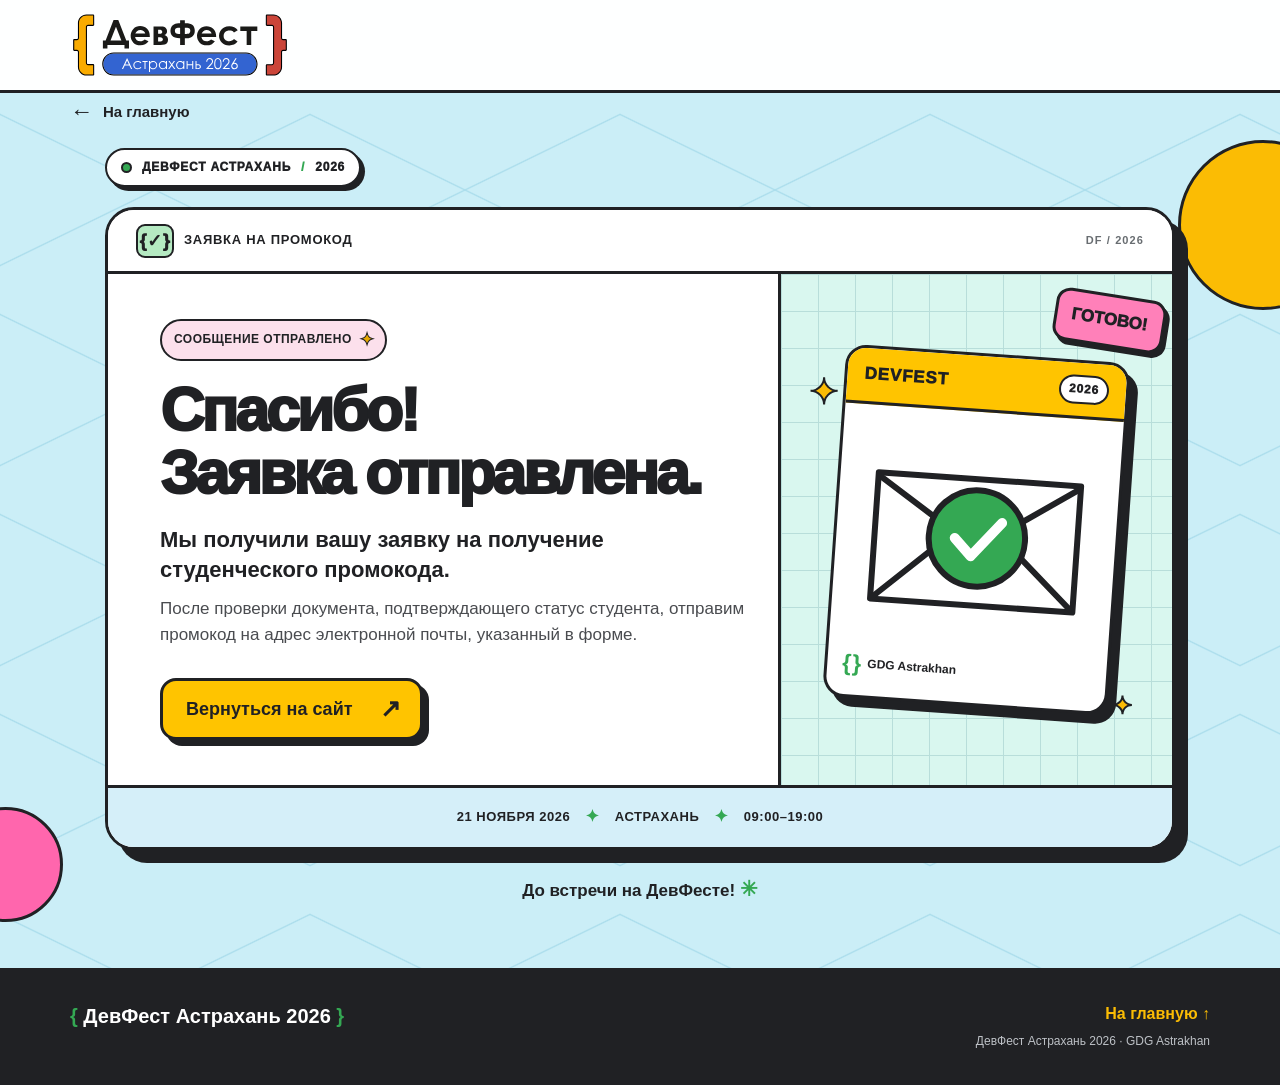
<file: result.html>
<!doctype html>
<html lang="ru">
<head>
  <meta charset="utf-8">
  <meta http-equiv="X-UA-Compatible" content="IE=edge">
  <meta name="viewport" content="width=device-width, initial-scale=1">
  <meta name="theme-color" content="#cbeef7">
  <meta name="robots" content="noindex,follow">
  <meta name="description" content="ДевФест Астрахань 2026 — информация о заявке на промокод.">
  <title>Спасибо! — ДевФест Астрахань 2026</title>
  <link rel="shortcut icon" sizes="32x32" href="img/icons/favicon.ico">
  <link rel="stylesheet" href="https://maxcdn.bootstrapcdn.com/bootstrap/3.3.6/css/bootstrap.min.css">
  <link rel="stylesheet" href="css/style.css">
  <link rel="stylesheet" href="css/result.css">
  <!--[if lt IE 9]>
    <script src="https://oss.maxcdn.com/html5shiv/3.7.3/html5shiv.min.js"></script>
    <script src="https://oss.maxcdn.com/respond/1.4.2/respond.min.js"></script>
  <![endif]-->
</head>
<body class="result-body">
  <nav class="navbar navbar-devfest navbar-fixed-top result-navbar" aria-label="Навигация">
    <div class="container result-nav-inner">
      <a class="navbar-brand" href="index.html" aria-label="ДевФест Астрахань 2026 — на главную">
        <img class="nav-logo" src="img/logo.svg" alt="ДевФест Астрахань 2026">
      </a>
      <a class="result-nav-link" href="index.html"><span aria-hidden="true">←</span> На главную</a>
    </div>
  </nav>

  <main class="result-main" id="main">
    <div class="result-pattern" aria-hidden="true"></div>
    <div class="result-orb result-orb-yellow" aria-hidden="true"></div>
    <div class="result-orb result-orb-pink" aria-hidden="true"></div>
    <div class="container result-container">
      <div class="result-overline"><span class="result-live-dot" aria-hidden="true"></span> ДевФест Астрахань <span aria-hidden="true">/</span> 2026</div>

      <section class="result-card" aria-labelledby="result-title">
        <div class="result-card-top">
          <div class="result-card-type"><span class="result-type-code" aria-hidden="true">{✓}</span> Заявка на промокод</div>
          <div class="result-card-id" aria-hidden="true">DF / 2026</div>
        </div>

        <div class="result-content">
          <div class="result-copy">
            <span class="result-kicker">Сообщение отправлено <span aria-hidden="true">✦</span></span>
            <!-- ВРЕМЕННЫЙ ТЕКСТ. На исходную result.html за 2025 год сервер отвечает ошибкой. -->
            <!-- Для точного совпадения с 2025 заменить только заголовок и два абзаца ниже. -->
            <h1 id="result-title">Спасибо!<br><span>Заявка отправлена.</span></h1>
            <p class="result-lead">Мы получили вашу заявку на получение студенческого промокода.</p>
            <p class="result-description">После проверки документа, подтверждающего статус студента, отправим промокод на адрес электронной почты, указанный в форме.</p>
            <div class="result-actions">
              <a href="index.html" class="result-primary">Вернуться на сайт <span aria-hidden="true">↗</span></a>
            </div>
          </div>

          <div class="result-illustration" aria-hidden="true">
            <div class="result-illustration-grid"></div>
            <div class="result-decoration-star result-decoration-star-a">✦</div>
            <div class="result-decoration-star result-decoration-star-b">✦</div>
            <div class="result-ticket">
              <div class="result-ticket-strip">DEVFEST <span>2026</span></div>
              <svg class="result-ticket-art" viewBox="0 0 260 218" aria-hidden="true" focusable="false">
                <path d="M29 55h202v126H29z" fill="#fff" stroke="#202124" stroke-width="6" stroke-linejoin="round"/>
                <path d="M30 58 131 124 230 58" fill="none" stroke="#202124" stroke-width="6" stroke-linecap="round" stroke-linejoin="round"/>
                <path d="M30 180 106 111M230 180 154 111" fill="none" stroke="#202124" stroke-width="6" stroke-linecap="round"/>
                <circle cx="131" cy="114" r="48" fill="#34a853" stroke="#202124" stroke-width="6"/>
                <path d="m109 115 17 17 29-35" fill="none" stroke="#fff" stroke-width="10" stroke-linecap="round" stroke-linejoin="round"/>
              </svg>
              <div class="result-ticket-foot"><span>{ }</span> GDG Astrakhan</div>
            </div>
            <div class="result-sticker">ГОТОВО!</div>
          </div>
        </div>
        <div class="result-card-bottom"><span>21 ноября 2026</span><span class="result-card-bottom-sep" aria-hidden="true">✦</span><span>Астрахань</span><span class="result-card-bottom-sep" aria-hidden="true">✦</span><span>09:00–19:00</span></div>
      </section>

      <p class="result-afterword">До встречи на ДевФесте! <span aria-hidden="true">✳</span></p>
    </div>
  </main>

  <footer class="footer result-footer">
    <div class="container">
      <div class="row">
        <div class="col-sm-6"><div class="footer-brand"><span>{</span> ДевФест Астрахань 2026 <span>}</span></div></div>
        <div class="col-sm-6 footer-right"><a href="index.html">На главную ↑</a><p>ДевФест Астрахань 2026 · GDG Astrakhan</p></div>
      </div>
    </div>
  </footer>
</body>
</html>
</file>
<file: css/style.css>
:root {
  --ink: #202124;
  --paper: #f7fbff;
  --white: #ffffff;
  --blue: #4285f4;
  --sky: #cbeef7;
  --green: #34a853;
  --yellow: #fbbc04;
  --orange: #ffb400;
  --pink: #ff66ad;
  --red: #ea4335;
  --mint: #a8e6b1;
  --line: 3px solid var(--ink);
  --shadow: 8px 8px 0 var(--ink);
}

html { scroll-behavior: smooth; }
body {
  background: var(--paper);
  color: var(--ink);
  font-family: Arial, Helvetica, sans-serif;
  font-size: 16px;
  line-height: 1.45;
  overflow-x: hidden;
  padding-top: 74px;
}
::selection { background: var(--pink); color: var(--ink); }
a { color: inherit; }
a:hover, a:focus { color: inherit; text-decoration: none; }

/* Navigation */
.navbar-devfest {
  min-height: 74px;
  margin: 0;
  border: 0;
  border-bottom: 3px solid var(--ink);
  background: rgba(255,255,255,.97);
  transition: box-shadow .2s ease, transform .2s ease;
}
.navbar-devfest.is-scrolled { box-shadow: 0 5px 0 rgba(32,33,36,.14); }
.navbar-devfest .navbar-brand {
  height: 74px;
  padding: 20px 15px;
  color: var(--ink);
  font-size: 27px;
  font-weight: 800;
  letter-spacing: -.04em;
}
.navbar-devfest .navbar-brand small {
  display: inline-block;
  margin: 0 8px;
  padding: 5px 9px;
  border: 2px solid var(--ink);
  border-radius: 999px;
  background: var(--yellow);
  color: var(--ink);
  font-size: 10px;
  font-weight: 700;
  letter-spacing: .05em;
  vertical-align: 4px;
  text-transform: uppercase;
}
.brand-brace { color: var(--green); }
.navbar-devfest .navbar-nav > li > a {
  color: var(--ink);
  padding: 27px 12px 24px;
  font-size: 13px;
  font-weight: 700;
}
.navbar-devfest .navbar-nav > li > a:hover,
.navbar-devfest .navbar-nav > li > a:focus,
.navbar-devfest .navbar-nav > .active > a,
.navbar-devfest .navbar-nav > .active > a:hover {
  color: var(--ink);
  background: transparent;
}
.navbar-devfest .navbar-nav > li > a:after {
  content: "";
  display: block;
  height: 4px;
  margin-top: 5px;
  border-radius: 3px;
  background: var(--pink);
  transform: scaleX(0);
  transform-origin: left;
  transition: transform .2s ease;
}
.navbar-devfest .navbar-nav > li > a:hover:after,
.navbar-devfest .navbar-nav > .active > a:after { transform: scaleX(1); }
.navbar-toggle { margin-top: 18px; border: 2px solid var(--ink); border-radius: 14px; }
.navbar-toggle .icon-bar { background: var(--ink); }

/* Hero — based on the 2026 DevFest campaign language */
.hero {
  position: relative;
  min-height: 760px;
  padding: 74px 0 44px;
  overflow: hidden;
  background: var(--sky);
  border-bottom: 3px solid var(--ink);
}
.hero:before,
.hero:after {
  content: "";
  position: absolute;
  z-index: 0;
  background: rgba(255,255,255,.8);
  border: var(--line);
  transform: rotate(-17deg);
}
.hero:before { width: 420px; height: 160px; left: -120px; top: 36px; }
.hero:after { width: 520px; height: 150px; right: -165px; top: 90px; transform: rotate(17deg); }
.hero-grid {
  position: absolute;
  inset: 0;
  z-index: 0;
  opacity: .52;
  background-image:
    linear-gradient(24deg, transparent 49%, var(--ink) 49%, var(--ink) 50%, transparent 50%),
    linear-gradient(-24deg, transparent 49%, var(--ink) 49%, var(--ink) 50%, transparent 50%);
  background-size: 250px 170px;
  background-position: 0 0, 60px 40px;
}
.hero-container { position: relative; z-index: 2; }
.hero-row { display: flex; align-items: center; }
.eyebrow {
  display: inline-block;
  margin-bottom: 24px;
  padding: 10px 16px 8px;
  border: var(--line);
  border-radius: 12px;
  background: var(--white);
  box-shadow: 5px 5px 0 var(--blue);
  font-size: 12px;
  font-weight: 800;
  text-transform: uppercase;
  letter-spacing: .08em;
  transform: rotate(-1deg);
}
.hero-title-box {
  position: relative;
  display: inline-block;
  margin-bottom: 28px;
  padding: 28px 44px 24px;
  border: var(--line);
  border-radius: 18px;
  background: var(--white);
  box-shadow: 10px 10px 0 var(--blue);
}
.hero-title-box:before,
.hero-title-box:after {
  position: absolute;
  top: 18px;
  color: var(--green);
  font-size: 74px;
  line-height: 1;
  font-weight: 800;
}
.hero-title-box:before { content: "{"; left: -28px; }
.hero-title-box:after { content: "}"; right: -28px; }
.hero h1 {
  margin: 0;
  color: var(--ink);
  font-size: 78px;
  line-height: .9;
  font-weight: 800;
  letter-spacing: -.065em;
}
.hero h1 span { color: var(--ink); }
.hero-lead {
  display: inline-block;
  max-width: 700px;
  margin: 0 0 26px;
  padding: 12px 18px;
  border: var(--line);
  border-radius: 13px;
  background: var(--pink);
  font-size: 21px;
  line-height: 1.3;
  font-weight: 700;
  box-shadow: 5px 5px 0 rgba(32,33,36,.16);
  transform: rotate(.4deg);
}
.hero-actions { margin-top: 8px; }
.btn-devfest,
.btn-devfest-ghost {
  border: var(--line);
  border-radius: 13px;
  padding: 12px 20px;
  font-size: 15px;
  font-weight: 800;
  box-shadow: 5px 5px 0 var(--ink);
  transition: transform .15s ease, box-shadow .15s ease;
}
.btn-devfest { background: var(--yellow); color: var(--ink); }
.btn-devfest-ghost { background: var(--white); color: var(--ink); margin-left: 8px; }
.btn-devfest:hover,
.btn-devfest-ghost:hover { transform: translate(3px,3px); box-shadow: 2px 2px 0 var(--ink); }

.hero-poster {
  position: relative;
  min-height: 410px;
  margin-left: 10px;
}
.poster-arrow {
  position: absolute;
  z-index: 7;
  right: 18px;
  top: 22px;
  font-size: 92px;
  line-height: .7;
  font-weight: 900;
  transform: rotate(-30deg);
}
.poster-arrow:after { content: "✦"; color: var(--yellow); font-size: 50px; position: absolute; right: 5px; top: 90px; -webkit-text-stroke: 2px var(--ink); }
.poster-globe {
  position: absolute;
  left: 50px;
  top: 30px;
  width: 150px;
  height: 150px;
  border: var(--line);
  border-radius: 50%;
  background: var(--white);
  box-shadow: 7px 7px 0 var(--blue);
}
.poster-globe:before,
.poster-globe:after { content: ""; position: absolute; background: var(--ink); }
.poster-globe:before { width: 3px; height: 100%; left: 50%; top: 0; }
.poster-globe:after { height: 3px; width: 100%; left: 0; top: 50%; }
.poster-globe span,
.poster-globe i { position: absolute; border: 3px solid var(--ink); border-radius: 50%; inset: 27px 0; }
.poster-globe i { inset: 0 38px; }
.poster-globe b {
  position: absolute;
  right: -46px;
  bottom: -30px;
  width: 86px;
  height: 86px;
  border: var(--line);
  border-radius: 18px;
  background: var(--green);
  transform: rotate(8deg);
}
.poster-globe b:before { content: "{✳}"; position: absolute; inset: 16px 0 0; text-align: center; font-size: 26px; }
.poster-waves { position: absolute; left: 12px; bottom: 20px; width: 220px; height: 100px; }
.poster-waves i { display: block; height: 18px; margin: 10px 0; border: var(--line); border-radius: 999px; background: var(--blue); transform: rotate(8deg); }
.poster-waves i:nth-child(2) { width: 75%; margin-left: 30px; background: var(--green); }
.poster-waves i:nth-child(3) { width: 45%; margin-left: 80px; background: var(--yellow); }
.poster-circles { position: absolute; right: 10px; bottom: 0; width: 120px; height: 155px; }
.poster-circles i { position: absolute; border: var(--line); border-radius: 50%; }
.poster-circles i:nth-child(1) { width: 84px; height: 84px; left: 5px; top: 10px; background: var(--yellow); }
.poster-circles i:nth-child(2) { width: 62px; height: 62px; right: 0; bottom: 5px; background: var(--pink); }
.poster-circles i:nth-child(3) { width: 38px; height: 38px; left: 0; bottom: 0; background: var(--green); }

.hero-meta { position: relative; z-index: 4; margin-top: 48px; }
.meta-card {
  position: relative;
  min-height: 120px;
  padding: 20px;
  border: var(--line);
  border-radius: 16px;
  background: var(--white);
  box-shadow: 6px 6px 0 var(--ink);
}
.meta-card:before { content: ""; position: absolute; width: 18px; height: 18px; border: 2px solid var(--ink); border-radius: 50%; right: 13px; top: 13px; background: var(--green); }
.hero-meta > div:nth-child(2) .meta-card:before { background: var(--pink); }
.hero-meta > div:nth-child(3) .meta-card:before { background: var(--yellow); }
.meta-card strong { display: block; font-size: 29px; line-height: 1; letter-spacing: -.04em; }
.meta-card span { display: block; margin-top: 8px; font-size: 12px; font-weight: 700; text-transform: uppercase; letter-spacing: .06em; }

/* Generic sections */
.section { position: relative; padding: 96px 0; border-bottom: 3px solid var(--ink); }
.section-light { background: #f8fbff; }
.section-dark { background: var(--blue); color: var(--ink); }
.section-yellow { background: var(--yellow); }
.section-blue { background: var(--green); color: var(--ink); }
.section-kicker {
  display: inline-block;
  margin-bottom: 22px;
  padding: 6px 10px;
  border: 2px solid var(--ink);
  border-radius: 999px;
  background: var(--white);
  color: var(--ink);
  font-size: 11px;
  font-weight: 800;
  text-transform: uppercase;
  letter-spacing: .08em;
}
.section-kicker.light { color: var(--ink); }
.section-title {
  margin: 0 0 30px;
  color: var(--ink);
  font-size: 64px;
  line-height: .95;
  font-weight: 800;
  letter-spacing: -.06em;
}
.section-title.light { color: var(--ink); }
.about-card {
  position: relative;
  padding: 38px;
  border: var(--line);
  border-radius: 20px;
  background: var(--white);
  box-shadow: 9px 9px 0 var(--pink);
}
.about-card:after { content: "✦"; position: absolute; right: 24px; top: -45px; font-size: 50px; color: var(--yellow); -webkit-text-stroke: 2px var(--ink); }
.lead-copy { margin: 0 0 28px; font-size: 21px; line-height: 1.48; }
.about-stats { margin-top: 14px; }
.stat { min-height: 105px; padding: 13px; border: 2px solid var(--ink); border-radius: 15px; background: var(--sky); margin-top: 12px; }
.about-stats > div:nth-child(2) .stat { background: var(--yellow); }
.about-stats > div:nth-child(3) .stat { background: var(--green); }
.about-stats > div:nth-child(4) .stat { background: var(--pink); }
.stat b { display: block; font-size: 34px; line-height: 1; }
.stat span { display: block; margin-top: 6px; font-size: 11px; font-weight: 700; text-transform: uppercase; letter-spacing: .05em; }

.section-head { display: flex; align-items: end; margin-bottom: 28px; }
.text-md-right { text-align: right; }
.speaker-filters { margin-bottom: 31px; }
.speaker-filters .btn {
  background: var(--white);
  border: 2px solid var(--ink);
  color: var(--ink);
  border-radius: 999px !important;
  margin-left: 6px !important;
  font-size: 11px;
  font-weight: 800;
  text-transform: uppercase;
  letter-spacing: .05em;
  box-shadow: 3px 3px 0 var(--ink);
}
.speaker-filters .btn.active,
.speaker-filters .btn:hover { background: var(--pink); color: var(--ink); border-color: var(--ink); box-shadow: 1px 1px 0 var(--ink); }
.speaker-grid { display: flex; flex-wrap: wrap; }
.speaker-item { float: none; display: flex; margin-bottom: 30px; }
.speaker-card {
  width: 100%;
  padding: 10px 10px 20px;
  border: var(--line);
  border-radius: 19px;
  background: var(--yellow);
  color: var(--ink);
  box-shadow: 7px 7px 0 var(--ink);
  transition: transform .15s ease, box-shadow .15s ease;
}
.speaker-card:hover { transform: translate(4px,4px); box-shadow: 3px 3px 0 var(--ink); }
.speaker-card.accent-cream { background: var(--pink); }
.speaker-card.accent-blue { background: var(--sky); }
.speaker-card.accent-orange { background: #ff9f8f; }
.speaker-photo { height: 270px; border-radius: 13px; overflow: hidden; background: var(--white); border: 2px solid var(--ink); margin-bottom: 16px; }
.speaker-photo img { width: 100%; height: 100%; object-fit: cover; object-position: center; display: block; }
.speaker-card h3 { margin: 12px 8px 7px; font-size: 27px; line-height: 1; font-weight: 800; letter-spacing: -.04em; }
.speaker-card p { min-height: 46px; margin: 0 8px 7px; }
.speaker-card small { display: block; margin: 0 8px; font-size: 10px; font-weight: 800; text-transform: uppercase; letter-spacing: .07em; }
.track { display: inline-block; margin-left: 8px; padding: 5px 9px; border: 2px solid var(--ink); border-radius: 999px; background: var(--white); font-size: 10px; font-weight: 800; text-transform: uppercase; }
.track-hard:before { content: "● "; color: var(--green); }
.track-soft:before { content: "● "; color: var(--blue); }
.content-note { max-width: 760px; margin: 14px 0 0; padding: 10px 13px; border: 2px solid var(--ink); border-radius: 12px; background: var(--white); font-size: 12px; }

.schedule-intro { max-width: 320px; font-size: 17px; }
.schedule-board { overflow: hidden; border: var(--line); border-radius: 20px; background: var(--white); color: var(--ink); box-shadow: 9px 9px 0 var(--blue); }
.schedule-head { margin: 0; padding: 18px 20px; border-bottom: var(--line); background: var(--ink); color: var(--white); font-size: 11px; font-weight: 800; text-transform: uppercase; letter-spacing: .08em; }
.schedule-row { margin: 0; padding: 0 20px; border-bottom: 2px solid var(--ink); }
.schedule-row.last { border-bottom: 0; }
.schedule-row > div { padding-top: 18px; padding-bottom: 18px; }
.schedule-row .time { font-size: 24px; font-weight: 800; letter-spacing: -.04em; }
.schedule-row b { display: block; font-size: 15px; line-height: 1.35; }
.schedule-row span { display: block; margin-top: 6px; font-size: 12px; color: #5f6368; }
.schedule-row .slot { border-left: 2px solid var(--ink); }
.schedule-row .slot em { display: inline-block; margin-bottom: 8px; padding: 3px 7px; border: 2px solid var(--ink); border-radius: 999px; background: var(--white); font-style: normal; font-size: 9px; font-weight: 800; text-transform: uppercase; }
.schedule-row .slot.hard { background: #d8f4dd; }
.schedule-row .slot.soft { background: #e7e6ff; }
.schedule-row.shared { background: #fff8c7; }

.ticket-panel { padding: 16px; border: var(--line); border-radius: 22px; background: var(--sky); box-shadow: 9px 9px 0 var(--green); }
.ticket-stub { display: flex; min-height: 310px; overflow: hidden; border: 3px dashed var(--ink); border-radius: 16px; background: var(--white); color: var(--ink); }
.ticket-code { width: 150px; display: flex; align-items: center; justify-content: center; border-right: 3px dashed var(--ink); background: var(--pink); color: var(--ink); font-size: 38px; font-weight: 800; writing-mode: vertical-rl; transform: rotate(180deg); letter-spacing: .08em; }
.ticket-copy { padding: 38px; }
.ticket-copy > span { display: inline-block; padding: 5px 8px; border: 2px solid var(--ink); border-radius: 999px; background: var(--yellow); font-size: 10px; font-weight: 800; text-transform: uppercase; letter-spacing: .1em; }
.ticket-copy h3 { margin: 12px 0 14px; font-size: 37px; line-height: 1.05; font-weight: 800; letter-spacing: -.05em; }
.ticket-copy p { margin-bottom: 22px; color: #5f6368; }

.location-row { display: flex; align-items: center; }
.location-copy { max-width: 680px; font-size: 19px; font-weight: 600; }
.location-tags { margin-top: 24px; }
.location-tags span { display: inline-block; margin: 0 8px 8px 0; padding: 7px 11px; border: 2px solid var(--ink); border-radius: 999px; background: var(--white); font-size: 11px; font-weight: 800; text-transform: uppercase; letter-spacing: .06em; }
.map-placeholder { position: relative; min-height: 330px; overflow: hidden; border: var(--line); border-radius: 22px; background: var(--sky); box-shadow: 8px 8px 0 var(--ink); }
.map-placeholder:before { content: ""; position: absolute; inset: 0; background-image: linear-gradient(0deg, transparent 49%, rgba(32,33,36,.16) 50%, transparent 51%), linear-gradient(90deg, transparent 49%, rgba(32,33,36,.16) 50%, transparent 51%); background-size: 54px 54px; }
.map-placeholder span { position: absolute; left: 22px; bottom: 20px; padding: 7px 9px; border: 2px solid var(--ink); border-radius: 9px; background: var(--white); font-size: 11px; font-weight: 800; letter-spacing: .07em; }
.map-pin { position: absolute; left: 57%; top: 36%; width: 64px; height: 64px; border: var(--line); border-radius: 50% 50% 50% 0; background: var(--yellow); transform: rotate(-45deg); box-shadow: 6px 6px 0 rgba(32,33,36,.18); }
.map-pin i { position: absolute; width: 17px; height: 17px; left: 20px; top: 20px; border-radius: 50%; background: var(--ink); }
.map-cross { position: absolute; width: 80px; height: 3px; background: var(--ink); }
.map-cross:after { content: ""; position: absolute; width: 3px; height: 80px; left: 39px; top: -39px; background: var(--ink); }
.map-cross.x1 { left: 20px; top: 80px; transform: rotate(20deg); }
.map-cross.x2 { right: 15px; bottom: 90px; transform: rotate(-12deg); }

.footer { padding: 34px 0; background: var(--ink); color: var(--white); }
.footer-brand { font-size: 20px; font-weight: 800; }
.footer-brand span { color: var(--green); }
.footer-right { text-align: right; }
.footer-right a { color: var(--yellow); font-weight: 800; }
.footer-right p { margin: 8px 0 0; color: #bdc1c6; font-size: 12px; }

@media (max-width: 991px) {
  body { padding-top: 74px; }
  .hero { min-height: auto; padding-top: 60px; }
  .hero-row, .section-head, .location-row { display: block; }
  .hero h1 { font-size: 66px; }
  .section-title { font-size: 52px; }
  .text-md-right { text-align: left; }
  .speaker-filters { margin: 6px 0 30px; }
  .schedule-intro { max-width: none; margin-bottom: 30px; }
  .map-placeholder { margin-top: 34px; }
}

@media (max-width: 767px) {
  body { font-size: 15px; padding-top: 66px; }
  .navbar-devfest { min-height: 66px; }
  .navbar-devfest .navbar-brand { height: 66px; padding: 17px 15px; font-size: 24px; }
  .navbar-devfest .navbar-collapse { border-top: 2px solid var(--ink); background: var(--white); }
  .navbar-devfest .navbar-nav > li > a { padding: 12px 18px; }
  .navbar-devfest .navbar-brand small { display: none; }
  .navbar-toggle { margin-top: 13px; }
  .hero { padding: 46px 0 36px; }
  .hero-title-box { padding: 22px 25px 20px; box-shadow: 7px 7px 0 var(--blue); }
  .hero-title-box:before, .hero-title-box:after { font-size: 52px; top: 16px; }
  .hero-title-box:before { left: -20px; }
  .hero-title-box:after { right: -20px; }
  .hero h1 { font-size: 46px; }
  .hero-lead { font-size: 17px; }
  .btn-devfest, .btn-devfest-ghost { display: block; width: 100%; margin: 0 0 12px; }
  .hero-meta { margin-top: 34px; }
  .meta-card { margin-bottom: 16px; min-height: 100px; }
  .section { padding: 68px 0; }
  .section-title { font-size: 44px; }
  .about-card { padding: 25px; box-shadow: 7px 7px 0 var(--pink); }
  .about-card:after { right: 12px; font-size: 42px; }
  .lead-copy { font-size: 18px; }
  .speaker-filters .btn { margin: 0 4px 7px 0 !important; }
  .speaker-item { display: block; }
  .speaker-photo { height: auto; aspect-ratio: 4/3; }
  .schedule-board { border-radius: 16px; box-shadow: 6px 6px 0 var(--blue); }
  .schedule-row { padding: 0 14px; }
  .schedule-row .time { padding-bottom: 0; }
  .schedule-row .slot { border-left: 0; border-top: 2px dashed var(--ink); }
  .schedule-row .slot + .slot { border-top: 2px dashed var(--ink); }
  .schedule-row.shared .col-sm-10 { padding-top: 8px; }
  .ticket-stub { display: block; }
  .ticket-code { width: 100%; height: 68px; border-right: 0; border-bottom: 3px dashed var(--ink); writing-mode: horizontal-tb; transform: none; }
  .ticket-copy { padding: 26px 22px; }
  .ticket-copy h3 { font-size: 31px; }
  .footer-right { margin-top: 18px; text-align: left; }
}

/* Tickets 2026 */
.tickets-heading { display: flex; align-items: flex-end; margin-bottom: 34px; }
.tickets-intro { max-width: 670px; padding: 26px 28px; border: var(--line); border-radius: 18px; background: var(--sky); box-shadow: 7px 7px 0 var(--green); }
.tickets-intro p { margin: 16px 0 0; font-size: 18px; line-height: 1.45; }
.registration-live { display: inline-flex; align-items: center; gap: 8px; padding: 7px 11px; border: 2px solid var(--ink); border-radius: 999px; background: var(--white); font-size: 11px; font-weight: 800; text-transform: uppercase; letter-spacing: .08em; }
.registration-live i { display: inline-block; width: 10px; height: 10px; border: 2px solid var(--ink); border-radius: 50%; background: var(--green); box-shadow: 0 0 0 3px rgba(52,168,83,.16); }
.ticket-grid > div { margin-bottom: 30px; }
.price-ticket { position: relative; min-height: 520px; padding: 22px; border: var(--line); border-radius: 20px; background: var(--white); box-shadow: 7px 7px 0 var(--ink); display: flex; flex-direction: column; }
.ticket-beginner { background: #fffdf0; }
.ticket-junior { background: #fbe5f2; }
.ticket-middle { background: #eaf1ff; }
.ticket-senior { background: #dcf4e4; }
.price-ticket.featured { transform: translateY(-8px) rotate(-.4deg); box-shadow: 9px 9px 0 var(--blue); }
.ticket-ribbon { position: absolute; right: -10px; top: 18px; padding: 6px 11px; border: 2px solid var(--ink); border-radius: 9px; background: var(--yellow); font-size: 10px; font-weight: 900; letter-spacing: .08em; transform: rotate(4deg); }
.ticket-topline { display: flex; align-items: center; justify-content: space-between; padding-bottom: 15px; border-bottom: 2px dashed var(--ink); }
.ticket-topline span { width: 34px; height: 34px; display: inline-flex; align-items: center; justify-content: center; border: 2px solid var(--ink); border-radius: 50%; background: var(--white); font-size: 11px; font-weight: 900; }
.ticket-topline b { font-size: 12px; text-transform: uppercase; letter-spacing: .1em; }
.price-ticket h3 { margin: 20px 0 12px; font-size: 30px; font-weight: 800; letter-spacing: -.05em; }
.price-ticket ul { min-height: 145px; margin: 0 0 18px; padding: 0; list-style: none; }
.price-ticket li { position: relative; margin: 9px 0; padding-left: 20px; font-size: 13px; line-height: 1.35; }
.price-ticket li:before { content: "✦"; position: absolute; left: 0; top: -1px; font-weight: 900; }
.ticket-prices { margin-top: auto; padding-top: 18px; border-top: 2px dashed var(--ink); }
.ticket-prices > div { display: flex; align-items: flex-end; justify-content: space-between; margin-bottom: 10px; }
.ticket-prices small { display: block; max-width: 90px; font-size: 10px; line-height: 1.15; font-weight: 800; text-transform: uppercase; letter-spacing: .05em; }
.ticket-prices strong { font-size: 24px; line-height: 1; letter-spacing: -.04em; }
.ticket-prices .student-price { margin: 10px -8px 16px; padding: 9px 8px; border: 2px solid var(--ink); border-radius: 10px; background: var(--yellow); }
.ticket-buy { margin-top: 4px; }
.student-note { display: flex; align-items: center; margin-top: 6px; padding: 22px 24px; border: var(--line); border-radius: 18px; background: var(--white); box-shadow: 7px 7px 0 var(--pink); }
.student-note-icon { flex: 0 0 auto; width: 58px; height: 58px; margin-right: 18px; display: flex; align-items: center; justify-content: center; border: 2px solid var(--ink); border-radius: 16px; background: var(--sky); font-size: 28px; }
.student-note strong { display: block; margin-bottom: 4px; font-size: 17px; }
.student-note p { margin: 0; color: #5f6368; }

.registration-modal .modal-dialog { margin-top: 90px; }
.registration-modal .modal-content { border: var(--line); border-radius: 20px; box-shadow: 10px 10px 0 var(--ink); overflow: hidden; }
.registration-modal .modal-header { padding: 24px 26px; border-bottom: var(--line); background: var(--sky); }
.registration-modal .modal-title { margin-top: 8px; font-size: 30px; font-weight: 800; letter-spacing: -.04em; }
.registration-modal .modal-kicker { display: inline-block; padding: 5px 8px; border: 2px solid var(--ink); border-radius: 999px; background: var(--yellow); font-size: 10px; font-weight: 800; letter-spacing: .08em; }
.registration-modal .close { opacity: 1; color: var(--ink); font-size: 32px; }
.registration-modal .modal-body { padding: 26px; background: #fff; }
.registration-modal label { font-size: 12px; font-weight: 800; text-transform: uppercase; letter-spacing: .04em; }
.registration-modal .form-control { height: 46px; border: 2px solid var(--ink); border-radius: 10px; box-shadow: none; }
.registration-modal .student-check { display: block; margin: 18px 0; padding: 13px; border: 2px solid var(--ink); border-radius: 10px; background: #fff8c7; text-transform: none; letter-spacing: 0; }
.registration-modal .registration-hint { margin: 14px 0 18px; color: #777; font-size: 12px; line-height: 1.4; }

@media (max-width: 991px) {
  .tickets-heading { display: block; }
  .tickets-intro { margin-top: 10px; }
  .price-ticket.featured { transform: none; }
}
@media (max-width: 767px) {
  .price-ticket { min-height: 0; }
  .price-ticket ul { min-height: 0; }
  .student-note { display: block; }
  .student-note-icon { margin: 0 0 14px; }
  .registration-modal .modal-dialog { margin: 78px 12px 20px; }
}


/* Interactive talk details */
.speaker-card[data-talk], .slot[data-talk] { cursor: pointer; }
.speaker-card[data-talk]:after { content: "Подробнее ↗"; display:inline-block; margin-top:14px; font-size:11px; font-weight:800; text-transform:uppercase; letter-spacing:.06em; }
.slot[data-talk] { transition: transform .15s ease, box-shadow .15s ease; }
.slot[data-talk]:hover { transform: translateY(-2px); box-shadow: 0 4px 0 var(--ink); }
.talk-modal .modal-content, .promo-modal .modal-content { border: var(--line); border-radius:20px; box-shadow:10px 10px 0 var(--ink); overflow:hidden; }
.talk-modal .modal-header, .promo-modal .modal-header { background:var(--sky); border-bottom:var(--line); padding:24px 28px; }
.talk-modal .modal-body, .promo-modal .modal-body { padding:28px; }
.talk-avatar { width:110px; height:110px; display:flex; align-items:center; justify-content:center; border:var(--line); border-radius:24px; background:var(--green); box-shadow:6px 6px 0 var(--ink); font-size:36px; font-weight:900; margin-bottom:20px; }
.talk-person h5 { font-size:24px; font-weight:800; margin:0 0 7px; }
.talk-person p { font-weight:700; margin:0 0 8px; }
.talk-label, .gallery-label { display:inline-block; padding:6px 10px; border:2px solid var(--ink); border-radius:999px; background:var(--pink); font-size:11px; font-weight:800; text-transform:uppercase; letter-spacing:.08em; }
.talk-modal h3 { font-size:34px; line-height:1.08; font-weight:800; margin:14px 0 18px; letter-spacing:-.03em; }
.talk-description { font-size:18px; line-height:1.55; }
.talk-note { margin-top:22px; padding:14px 16px; border:2px solid var(--ink); border-radius:12px; background:var(--yellow); font-size:13px; font-weight:700; }
.promo-open { margin-top:10px; }
.promo-copy { font-size:17px; line-height:1.5; margin-bottom:22px; }

/* History / videos / gallery */
.history-section { background:var(--sky); }
.history-copy { max-width:420px; font-size:18px; line-height:1.5; }
.video-feature, .video-card { border:var(--line); border-radius:18px; background:var(--white); padding:8px; box-shadow:7px 7px 0 var(--ink); overflow:hidden; }
.video-feature iframe, .video-card iframe { border:0; }
.video-grid { margin-top:28px; }
.video-card { margin-bottom:24px; box-shadow:5px 5px 0 var(--ink); }
.gallery-head { margin:62px 0 24px; }
.gallery-head h3 { font-size:42px; font-weight:800; letter-spacing:-.04em; margin:12px 0 8px; }
.gallery-head p { max-width:760px; font-size:16px; }
.photo-gallery { margin-left:-8px; margin-right:-8px; }
.photo-gallery > div { padding:8px; }
.photo-tile { position:relative; display:block; height:260px; border:var(--line); border-radius:18px; overflow:hidden; background:var(--white); box-shadow:6px 6px 0 var(--ink); }
.photo-tile.tall { height:330px; }
.photo-tile img { width:100%; height:100%; object-fit:cover; display:block; transition:transform .25s ease; }
.photo-tile:hover img { transform:scale(1.035); }
.photo-tile span { position:absolute; left:12px; bottom:12px; padding:7px 10px; border:2px solid var(--ink); border-radius:999px; background:var(--yellow); font-size:11px; font-weight:800; text-transform:uppercase; }
@media (max-width:767px) { .photo-tile, .photo-tile.tall { height:210px; } .talk-modal h3 { font-size:27px; } }

/* v4 — compact ticket actions, horizontal gallery, event pass */
.event-pass {
  position: relative;
  display: flex;
  align-items: stretch;
  max-width: 920px;
  margin-top: 48px;
  border: var(--line);
  border-radius: 22px;
  background: var(--white);
  box-shadow: 9px 9px 0 var(--ink);
  overflow: visible;
}
.event-pass-main {
  position: relative;
  display: flex;
  align-items: center;
  gap: 16px;
  min-width: 360px;
  padding: 20px 28px;
  background: var(--yellow);
  border-right: 3px dashed var(--ink);
  border-radius: 18px 0 0 18px;
}
.event-pass-label {
  position: absolute;
  left: 18px;
  top: -15px;
  padding: 5px 10px;
  border: 2px solid var(--ink);
  border-radius: 999px;
  background: var(--pink);
  font-size: 10px;
  font-weight: 900;
  letter-spacing: .09em;
  transform: rotate(-2deg);
}
.event-pass-main > strong { font-size: 74px; line-height: .8; letter-spacing: -.08em; }
.event-pass-main div { display: flex; flex-direction: column; }
.event-pass-main b { font-size: 28px; line-height: 1; }
.event-pass-main small { margin-top: 7px; font-weight: 800; letter-spacing: .08em; }
.event-pass-info { display: flex; flex: 1; align-items: center; }
.event-info-item { flex: 1; display: flex; align-items: center; gap: 12px; padding: 22px 20px; }
.event-info-item + .event-info-item { border-left: 2px solid var(--ink); }
.event-icon { width: 44px; height: 44px; flex: 0 0 44px; display: inline-flex; align-items: center; justify-content: center; border: 2px solid var(--ink); border-radius: 50%; background: var(--sky); font-size: 24px; font-weight: 900; }
.event-city .event-icon { background: var(--green); }
.event-info-item small { display: block; margin-bottom: 3px; font-size: 10px; font-weight: 900; letter-spacing: .09em; }
.event-info-item b { font-size: 18px; letter-spacing: -.02em; }
.event-pass-sticker { position: absolute; right: -32px; top: -26px; width: 82px; height: 82px; display: flex; flex-direction: column; align-items: center; justify-content: center; border: var(--line); border-radius: 50%; background: var(--blue); font-size: 11px; font-weight: 900; line-height: 1.05; text-align: center; transform: rotate(9deg); box-shadow: 4px 4px 0 var(--ink); }
.event-pass-sticker span { font-size: 22px; line-height: 1; }

.ticket-grid .col-sm-4 { margin-bottom: 30px; }
.price-ticket { min-height: 540px; }
.ticket-middle.featured { transform: translateY(-9px) rotate(-.4deg); box-shadow: 9px 9px 0 var(--blue); }
.ticket-actions { display: flex; gap: 8px; margin-top: 4px; }
.ticket-actions .btn { flex: 1 1 50%; min-height: 48px; white-space: normal; line-height: 1.15; padding: 10px 9px; }
.btn-promo { border: var(--line); border-radius: 13px; background: var(--white); color: var(--ink); font-size: 12px; font-weight: 800; box-shadow: 4px 4px 0 var(--ink); transition: transform .15s ease, box-shadow .15s ease; }
.btn-promo:hover, .btn-promo:focus { color: var(--ink); transform: translate(2px,2px); box-shadow: 2px 2px 0 var(--ink); }

.gallery-head-row { display: flex; align-items: flex-end; justify-content: space-between; gap: 24px; }
.gallery-controls { display: flex; gap: 10px; padding-bottom: 4px; }
.gallery-controls button { width: 48px; height: 48px; border: var(--line); border-radius: 50%; background: var(--white); font-size: 24px; font-weight: 900; box-shadow: 4px 4px 0 var(--ink); }
.gallery-controls button:hover { transform: translate(2px,2px); box-shadow: 2px 2px 0 var(--ink); }
.gallery-viewport { overflow: hidden; margin: 0 -6px; padding: 8px 6px 16px; }
.gallery-strip { display: flex; gap: 16px; overflow-x: auto; scroll-behavior: smooth; padding: 0 2px 12px; scrollbar-width: thin; -webkit-overflow-scrolling: touch; }
.gallery-slide { position: relative; flex: 0 0 240px; height: 165px; overflow: hidden; border: var(--line); border-radius: 16px; background: var(--white); box-shadow: 5px 5px 0 var(--ink); }
.gallery-slide img { width: 100%; height: 100%; object-fit: cover; display: block; transition: transform .2s ease; }
.gallery-slide:hover img { transform: scale(1.035); }
.gallery-slide span { position: absolute; left: 9px; bottom: 9px; padding: 5px 8px; border: 2px solid var(--ink); border-radius: 999px; background: var(--yellow); color: var(--ink); font-size: 9px; font-weight: 900; letter-spacing: .05em; }

@media (max-width: 991px) {
  .event-pass { max-width: none; }
  .event-pass-main { min-width: 310px; }
  .event-pass-main > strong { font-size: 62px; }
  .event-info-item { padding: 18px 14px; }
  .event-info-item b { font-size: 15px; }
}
@media (max-width: 767px) {
  .event-pass { display: block; margin-right: 8px; overflow: hidden; }
  .event-pass-main { min-width: 0; border-right: 0; border-bottom: 3px dashed var(--ink); border-radius: 18px 18px 0 0; }
  .event-pass-info { display: block; }
  .event-info-item + .event-info-item { border-left: 0; border-top: 2px solid var(--ink); }
  .event-pass-sticker { display: none; }
  .ticket-actions { display: block; }
  .ticket-actions .btn { width: 100%; margin: 4px 0; }
  .gallery-head-row { display: block; }
  .gallery-controls { margin-top: 14px; }
  .gallery-slide { flex-basis: 205px; height: 145px; }
}

/* v5 — quieter date card, full-width gallery, partners */
.event-pass-main { min-width: 285px; padding: 18px 24px; gap: 14px; }
.event-pass-main > strong { font-size: 54px; line-height: .85; }
.event-pass-main b { font-size: 22px; }
.event-pass-main small { font-size: 10px; }
.event-info-item { min-width: 0; }
.event-city b { text-transform: none; }
.event-city span { display:block; margin-top:4px; font-size:12px; font-weight:800; }
.event-pass-sticker { color:var(--ink); text-decoration:none; }
.event-pass-sticker:hover, .event-pass-sticker:focus { color:var(--ink); text-decoration:none; transform:rotate(3deg) translate(2px,2px); }

.history-section { overflow:hidden; }
.gallery-fullbleed { position:relative; left:50%; width:100vw; margin-left:-50vw; margin-top:58px; padding:18px 66px 44px; border-top:3px solid var(--ink); border-bottom:3px solid var(--ink); background:var(--sky); }
.gallery-viewport { overflow:hidden; margin:0; padding:0; }
.gallery-strip { display:flex; gap:18px; overflow-x:auto; padding:8px 0 18px; scroll-behavior:smooth; scroll-snap-type:x mandatory; scrollbar-width:none; -webkit-overflow-scrolling:touch; }
.gallery-strip::-webkit-scrollbar { display:none; }
.gallery-slide { flex:0 0 calc((100vw - 168px) / 3); height:330px; padding:0; overflow:hidden; border:var(--line); border-radius:22px; background:var(--white); box-shadow:7px 7px 0 var(--ink); scroll-snap-align:center; cursor:zoom-in; appearance:none; }
.gallery-slide:nth-child(4n+2) { transform:rotate(.7deg); }
.gallery-slide:nth-child(4n+3) { transform:rotate(-.8deg); }
.gallery-slide img { width:100%; height:100%; object-fit:cover; display:block; transition:transform .22s ease; }
.gallery-slide:hover img { transform:scale(1.035); }
.gallery-edge { position:absolute; z-index:3; top:50%; width:52px; height:52px; margin-top:-38px; border:var(--line); border-radius:50%; background:var(--yellow); box-shadow:4px 4px 0 var(--ink); font-size:25px; font-weight:900; }
.gallery-prev { left:14px; }
.gallery-next { right:14px; }
.gallery-dots { display:flex; justify-content:center; gap:8px; margin-top:8px; }
.gallery-dot { width:13px; height:13px; padding:0; border:2px solid var(--ink); border-radius:50%; background:var(--white); transition:.15s ease; }
.gallery-dot:nth-child(4n+2) { border-radius:3px; transform:rotate(12deg); }
.gallery-dot:nth-child(4n+3) { width:16px; border-radius:999px; }
.gallery-dot.active { background:var(--pink); transform:scale(1.35); }

.photo-modal .modal-dialog { width:min(1100px, calc(100% - 28px)); margin:24px auto; }
.photo-modal .modal-content { position:relative; overflow:hidden; padding:12px; border:var(--line); border-radius:22px; background:var(--ink); box-shadow:none; }
.photo-modal img { display:block; width:100%; max-height:82vh; object-fit:contain; border-radius:14px; background:#111; }
.photo-modal-close { position:absolute; z-index:4; right:22px; top:20px; width:44px; height:44px; border:2px solid var(--ink); border-radius:50%; background:var(--yellow); font-size:30px; line-height:36px; font-weight:900; }
.photo-modal-nav { position:absolute; z-index:4; top:50%; width:48px; height:48px; margin-top:-24px; border:2px solid var(--ink); border-radius:50%; background:var(--white); font-size:24px; font-weight:900; }
.photo-modal-prev { left:22px; } .photo-modal-next { right:22px; }

.location-map-link { margin-top:18px; }
.partners-section { background:#f8fbff; }
.partners-top { display:flex; align-items:center; }
.partners-copy-card { padding:30px; border:var(--line); border-radius:20px; background:var(--white); box-shadow:8px 8px 0 var(--green); }
.partners-copy-card p { margin:0 0 20px; font-size:19px; line-height:1.45; font-weight:650; }
.partner-logo-grid { display:grid; grid-template-columns:repeat(4,1fr); gap:18px; margin-top:34px; }
.partner-logo-slot { min-height:150px; display:flex; flex-direction:column; align-items:center; justify-content:center; border:var(--line); border-radius:20px; background:var(--white); box-shadow:5px 5px 0 var(--ink); text-align:center; }
.partner-logo-slot span { font-size:10px; font-weight:900; letter-spacing:.12em; }
.partner-logo-slot strong { margin-top:8px; font-size:21px; letter-spacing:-.04em; }
.partner-slot-blue { background:var(--sky); } .partner-slot-yellow { background:var(--yellow); } .partner-slot-pink { background:var(--pink); } .partner-slot-green { background:var(--green); }
.organizers-block { position:relative; display:grid; grid-template-columns:1.2fr 110px 1.6fr; align-items:center; gap:26px; margin-top:42px; padding:26px 30px; border:var(--line); border-radius:22px; background:var(--ink); color:var(--white); }
.organizers-title span { font-size:10px; font-weight:900; letter-spacing:.12em; color:var(--yellow); }
.organizers-title h3 { margin:6px 0 0; font-size:32px; font-weight:800; letter-spacing:-.04em; }
.organizers-block p { margin:0; font-size:16px; line-height:1.45; }
.gdg-mark { position:relative; width:100px; height:66px; margin:auto; }
.gdg-mark i { position:absolute; top:14px; width:46px; height:24px; border-radius:999px; }
.gdg-left { left:4px; background:var(--blue); transform:rotate(35deg); box-shadow:0 22px 0 var(--red,#ea4335); }
.gdg-right { right:4px; background:var(--green); transform:rotate(-35deg); box-shadow:0 22px 0 var(--yellow); }

@media (max-width: 991px) {
  .event-pass-main { min-width:235px; }
  .event-pass-main > strong { font-size:48px; }
  .gallery-slide { flex-basis:calc((100vw - 126px) / 2); height:285px; }
  .partners-top { display:block; }
  .partner-logo-grid { grid-template-columns:repeat(2,1fr); }
  .organizers-block { grid-template-columns:1fr 90px 1.4fr; }
}
@media (max-width: 767px) {
  .event-pass-main { padding:16px 18px; }
  .event-pass-main > strong { font-size:44px; }
  .event-city span { font-size:11px; }
  .gallery-fullbleed { padding:12px 26px 36px; }
  .gallery-slide { flex-basis:calc(100vw - 68px); height:300px; }
  .gallery-edge { width:44px; height:44px; top:auto; bottom:21px; margin:0; }
  .gallery-prev { left:18px; } .gallery-next { right:18px; }
  .gallery-dots { padding:0 46px; gap:6px; }
  .gallery-dot { width:10px; height:10px; }
  .partner-logo-grid { grid-template-columns:1fr 1fr; gap:12px; }
  .partner-logo-slot { min-height:112px; }
  .organizers-block { display:block; text-align:center; }
  .gdg-mark { margin:18px auto 28px; }
}

/* v6 — hero CTA first, repaired gallery navigation, visible organizers */
.hero-event-line {
  position: relative;
  z-index: 4;
  display: flex;
  align-items: center;
  flex-wrap: wrap;
  gap: 10px;
  margin-top: 34px;
  max-width: 860px;
  font-weight: 800;
}
.hero-event-chip {
  display: inline-flex;
  align-items: baseline;
  gap: 7px;
  padding: 7px 11px;
  border: 2px solid var(--ink);
  border-radius: 999px;
  background: rgba(255,255,255,.72);
  color: var(--ink);
  text-decoration: none;
  box-shadow: 2px 2px 0 var(--ink);
}
.hero-event-chip:hover,
.hero-event-chip:focus { color: var(--ink); text-decoration: none; transform: translate(1px,1px); box-shadow: 1px 1px 0 var(--ink); }
.hero-event-chip span { font-size: 15px; line-height: 1; }
.hero-event-chip b { font-size: 10px; line-height: 1.2; letter-spacing: .02em; opacity: .72; }
.hero-event-date { background: var(--yellow); }
.hero-event-place { border-radius: 16px; }
.hero-event-sep { font-size: 16px; transform: rotate(12deg); }
.hero-actions { position: relative; z-index: 6; margin-top: 28px; }
.hero-actions .btn-devfest.btn-lg {
  padding: 16px 28px;
  font-size: 18px;
  box-shadow: 7px 7px 0 var(--pink), 10px 10px 0 var(--ink);
}
.hero-actions .btn-devfest.btn-lg:hover,
.hero-actions .btn-devfest.btn-lg:focus { transform: translate(3px,3px); box-shadow: 4px 4px 0 var(--pink), 6px 6px 0 var(--ink); }

.gallery-edge:disabled { opacity: .35; cursor: default; box-shadow: 2px 2px 0 var(--ink); }
.gallery-edge:not(:disabled):hover { transform: translate(2px,2px); box-shadow: 2px 2px 0 var(--ink); }
.gallery-dot { cursor: pointer; }
.gallery-dot:focus { outline: 3px solid rgba(0,0,0,.22); outline-offset: 3px; }

.organizers-area {
  margin-top: 76px;
  padding-top: 68px;
  border-top: 3px dashed var(--ink);
}
.organizers-heading { margin-bottom: 30px; }
.organizers-heading .section-title { margin-bottom: 0; }
.organizers-title small { display:block; margin-top:10px; color:rgba(255,255,255,.6); font-size:11px; font-weight:800; letter-spacing:.04em; }
.organizers-copy p { margin-bottom: 12px; }
.organizer-link { color: var(--yellow); font-weight: 900; text-decoration: none; }
.organizer-link:hover, .organizer-link:focus { color: var(--white); text-decoration: none; }

@media (max-width: 767px) {
  .hero-event-line { margin-top: 26px; gap: 7px; }
  .hero-event-sep { display: none; }
  .hero-event-chip { width: auto; max-width: 100%; }
  .hero-event-place { width: 100%; justify-content: space-between; }
  .hero-actions .btn { display: block; width: 100%; margin: 0 0 12px; }
  .organizers-area { margin-top: 52px; padding-top: 48px; }
}

/* v7 — redesigned hero: CTA is the primary action */
.hero-v7 {
  min-height: 690px;
  padding: 60px 0 64px;
  background: var(--sky);
}
.hero-v7:before {
  width: 360px;
  height: 110px;
  left: -150px;
  top: 110px;
  opacity: .45;
}
.hero-v7:after {
  width: 430px;
  height: 120px;
  right: -175px;
  top: 150px;
  opacity: .45;
}
.hero-v7 .hero-grid { opacity: .20; background-size: 290px 200px; }
.hero-v7 .hero-row { min-height: 500px; align-items: center; }
.hero-wordmark { position: relative; margin-top: 6px; }
.hero-code-mark {
  display: inline-block;
  margin-bottom: 9px;
  color: var(--green);
  font-size: 30px;
  line-height: 1;
  font-weight: 900;
  letter-spacing: .08em;
}
.hero-v7 h1 {
  margin: 0;
  max-width: 680px;
  font-size: 82px;
  line-height: .86;
  letter-spacing: -.07em;
}
.hero-v7 h1 em {
  position: relative;
  display: inline-block;
  z-index: 1;
  font-style: normal;
}
.hero-v7 h1 em:after {
  content: "";
  position: absolute;
  z-index: -1;
  left: -5px;
  right: -8px;
  bottom: 3px;
  height: 22px;
  border: 2px solid var(--ink);
  border-radius: 8px;
  background: var(--yellow);
  transform: rotate(-1deg);
}
.hero-v7 h1 span {
  display: inline-block;
  margin-left: 7px;
  font-size: .35em;
  letter-spacing: -.03em;
  vertical-align: 15px;
  padding: 8px 10px 6px;
  border: 2px solid var(--ink);
  border-radius: 999px;
  background: var(--white);
}
.hero-lead-v7 {
  display: block;
  max-width: 610px;
  margin: 28px 0 0;
  padding: 0;
  border: 0;
  border-radius: 0;
  background: transparent;
  box-shadow: none;
  transform: none;
  font-size: 20px;
  line-height: 1.45;
  font-weight: 700;
}
.hero-actions-v7 { margin-top: 30px; }
.hero-actions-v7 .hero-buy {
  min-width: 190px;
  padding: 17px 28px;
  font-size: 18px;
  background: var(--yellow);
  box-shadow: 8px 8px 0 var(--pink), 11px 11px 0 var(--ink);
}
.hero-actions-v7 .hero-support {
  padding: 14px 22px;
  margin-left: 18px;
  font-size: 15px;
  background: rgba(255,255,255,.86);
  box-shadow: 4px 4px 0 var(--ink);
}
.hero-actions-v7 .hero-buy:hover,
.hero-actions-v7 .hero-buy:focus { transform: translate(3px,3px); box-shadow: 5px 5px 0 var(--pink), 7px 7px 0 var(--ink); }
.hero-actions-v7 .hero-support:hover,
.hero-actions-v7 .hero-support:focus { transform: translate(2px,2px); box-shadow: 2px 2px 0 var(--ink); }
.hero-event-mini {
  display: flex;
  align-items: center;
  flex-wrap: wrap;
  gap: 12px;
  margin-top: 42px;
  padding-top: 18px;
  border-top: 2px dashed rgba(32,33,36,.55);
  max-width: 660px;
}
.hero-event-mini > i {
  width: 7px;
  height: 7px;
  border: 2px solid var(--ink);
  background: var(--green);
  transform: rotate(45deg);
}
.hero-event-mini a,
.hero-event-mini > div {
  display: flex;
  align-items: baseline;
  gap: 7px;
  color: var(--ink);
  text-decoration: none;
}
.hero-event-mini strong { font-size: 14px; font-weight: 900; }
.hero-event-mini span { font-size: 11px; font-weight: 700; opacity: .67; }
.hero-event-mini-place { flex: 1 1 auto; }
.hero-event-mini a:hover strong { text-decoration: underline; }
.hero-art { position: relative; min-height: 440px; margin-left: 28px; }
.hero-art-window {
  position: absolute;
  inset: 20px 14px 34px 20px;
  overflow: hidden;
  border: var(--line);
  border-radius: 28px;
  background: var(--white);
  box-shadow: 12px 12px 0 var(--blue), 15px 15px 0 var(--ink);
  transform: rotate(1.5deg);
}
.hero-art-bar {
  height: 48px;
  padding: 14px 15px;
  border-bottom: var(--line);
  background: var(--pink);
}
.hero-art-bar span { display: inline-block; width: 13px; height: 13px; margin-right: 5px; border: 2px solid var(--ink); border-radius: 50%; background: var(--yellow); }
.hero-art-bar span:nth-child(2) { background: var(--green); }
.hero-art-bar span:nth-child(3) { background: var(--blue); }
.hero-art-copy {
  position: absolute;
  left: 32px;
  top: 94px;
  width: 150px;
  height: 145px;
  padding: 17px;
  border: var(--line);
  border-radius: 18px;
  background: var(--yellow);
  box-shadow: 6px 6px 0 var(--ink);
  transform: rotate(-4deg);
}
.hero-art-copy-alt { left: auto; right: 27px; top: 160px; background: var(--green); transform: rotate(5deg); }
.hero-art-copy b { display: block; font-size: 70px; line-height: .9; letter-spacing: -.07em; }
.hero-art-copy span { display: block; margin-top: 13px; font-size: 13px; font-weight: 900; text-transform: uppercase; letter-spacing: .05em; }
.hero-art-braces { position: absolute; left: 35px; bottom: 40px; font-size: 44px; font-weight: 900; color: var(--blue); -webkit-text-stroke: 2px var(--ink); }
.hero-art-cursor { position: absolute; right: 34px; bottom: 25px; font-size: 82px; line-height: 1; font-weight: 900; transform: rotate(-20deg); }
.hero-art-sticker {
  position: absolute;
  z-index: 4;
  right: -12px;
  top: -3px;
  width: 92px;
  height: 92px;
  padding-top: 20px;
  border: var(--line);
  border-radius: 50%;
  background: var(--yellow);
  box-shadow: 6px 6px 0 var(--ink);
  text-align: center;
  font-size: 18px;
  line-height: .9;
  font-weight: 900;
  transform: rotate(10deg);
}

@media (max-width: 991px) {
  .hero-v7 { min-height: auto; padding-top: 72px; }
  .hero-v7 .hero-row { min-height: auto; }
  .hero-v7 h1 { font-size: 68px; }
}
@media (max-width: 767px) {
  .hero-v7 { padding: 54px 0 38px; }
  .hero-v7 h1 { font-size: 50px; }
  .hero-v7 h1 span { margin-left: 2px; vertical-align: 8px; }
  .hero-v7 h1 em:after { height: 14px; bottom: 1px; }
  .hero-lead-v7 { margin-top: 22px; font-size: 17px; }
  .hero-actions-v7 { margin-top: 24px; }
  .hero-actions-v7 .btn { display: block; width: 100%; margin: 0 0 14px; }
  .hero-actions-v7 .hero-buy { padding: 16px 22px; }
  .hero-event-mini { margin-top: 28px; gap: 9px; }
  .hero-event-mini > i { display: none; }
  .hero-event-mini a,
  .hero-event-mini > div { width: 100%; justify-content: space-between; padding: 8px 0; border-bottom: 1px solid rgba(32,33,36,.25); }
}

/* v8 — readable event facts + standalone organizers */
.hero-event-facts {
  display: grid;
  grid-template-columns: 1fr 1fr 1.45fr;
  gap: 10px;
  max-width: 760px;
  margin-top: 40px;
}
.hero-fact {
  position: relative;
  min-height: 104px;
  padding: 15px 17px 14px;
  border: 2px solid var(--ink);
  border-radius: 15px;
  color: var(--ink);
  text-decoration: none;
  box-shadow: 3px 3px 0 var(--ink);
  transition: transform .16s ease, box-shadow .16s ease;
}
a.hero-fact:hover,
a.hero-fact:focus {
  color: var(--ink);
  text-decoration: none;
  transform: translate(2px,2px);
  box-shadow: 1px 1px 0 var(--ink);
}
.hero-fact-date { background: var(--yellow); }
.hero-fact-time { background: var(--white); }
.hero-fact-place { background: var(--green); }
.hero-fact-label {
  display: block;
  margin-bottom: 7px;
  font-size: 10px;
  line-height: 1;
  font-weight: 900;
  letter-spacing: .11em;
  text-transform: uppercase;
  opacity: .68;
}
.hero-fact strong {
  display: block;
  font-size: 20px;
  line-height: 1.05;
  font-weight: 900;
  letter-spacing: -.025em;
}
.hero-fact small {
  display: block;
  margin-top: 7px;
  font-size: 12px;
  line-height: 1.25;
  font-weight: 800;
  opacity: .72;
}
.hero-fact-place strong { font-size: 19px; }
.hero-fact-place small { max-width: 220px; }

.organizers-section {
  position: relative;
  overflow: hidden;
  background: var(--sky);
  border-top: var(--line);
}
.organizers-section:before {
  content: "";
  position: absolute;
  width: 320px;
  height: 110px;
  right: -90px;
  top: 40px;
  border: 3px solid var(--ink);
  border-radius: 50%;
  opacity: .12;
  transform: rotate(-12deg);
}
.organizers-intro { display: flex; align-items: end; }
.organizers-lead {
  max-width: 690px;
  margin: 0 0 8px;
  font-size: 19px;
  line-height: 1.5;
  font-weight: 700;
}
.organizer-card-main {
  position: relative;
  display: grid;
  grid-template-columns: 1.1fr 1fr;
  gap: 46px;
  align-items: center;
  margin-top: 42px;
  padding: 38px 40px;
  border: var(--line);
  border-radius: 28px;
  background: var(--ink);
  color: var(--white);
  box-shadow: 10px 10px 0 var(--yellow);
}
.organizer-badge {
  position: absolute;
  right: 28px;
  top: -18px;
  padding: 9px 15px 8px;
  border: 2px solid var(--ink);
  border-radius: 999px;
  background: var(--pink);
  color: var(--ink);
  font-size: 11px;
  font-weight: 900;
  letter-spacing: .08em;
  transform: rotate(2deg);
}
.organizer-card-brand { display: flex; align-items: center; gap: 24px; }
.organizer-card-brand h3 {
  margin: 0;
  font-size: 38px;
  line-height: 1;
  letter-spacing: -.045em;
}
.organizer-card-brand p {
  margin: 9px 0 0;
  color: rgba(255,255,255,.66);
  font-size: 13px;
  font-weight: 800;
}
.gdg-mark-large { transform: scale(1.28); transform-origin: center; }
.organizer-card-copy p {
  margin: 0 0 14px;
  font-size: 16px;
  line-height: 1.55;
  color: rgba(255,255,255,.88);
}
.organizer-note {
  display: grid;
  grid-template-columns: auto 1fr auto;
  gap: 20px;
  align-items: center;
  margin-top: 24px;
  padding: 18px 20px;
  border: 2px dashed var(--ink);
  border-radius: 18px;
  background: rgba(255,255,255,.55);
}
.organizer-note > span { font-size: 29px; font-weight: 900; color: var(--blue); }
.organizer-note p { margin: 0; font-size: 14px; line-height: 1.4; }
.organizer-note .btn { white-space: nowrap; }

@media (max-width: 991px) {
  .hero-event-facts { grid-template-columns: 1fr 1fr; }
  .hero-fact-place { grid-column: 1 / -1; }
  .organizers-intro { display: block; }
  .organizers-lead { margin-top: 20px; }
  .organizer-card-main { grid-template-columns: 1fr; gap: 28px; }
}
@media (max-width: 767px) {
  .hero-event-facts { display: block; margin-top: 28px; }
  .hero-fact { display: block; min-height: 0; margin-bottom: 10px; padding: 13px 15px; }
  .hero-fact strong { font-size: 18px; }
  .hero-fact small { font-size: 12px; }
  .organizer-card-main { padding: 30px 22px 26px; box-shadow: 6px 6px 0 var(--yellow); }
  .organizer-card-brand { align-items: flex-start; }
  .organizer-card-brand h3 { font-size: 31px; }
  .gdg-mark-large { transform: scale(1); }
  .organizer-note { grid-template-columns: auto 1fr; }
  .organizer-note .btn { grid-column: 1 / -1; width: 100%; }
}

/* v9 — calmer hero: no underline, event info is editorial not CTA */
.hero-v7 h1 em:after { display: none; }
.hero-v7 h1 em {
  padding: 0;
  background: transparent;
}

.hero-event-facts {
  display: flex;
  align-items: stretch;
  gap: 0;
  max-width: 760px;
  margin-top: 38px;
  padding: 18px 0 0;
  border-top: 2px dashed rgba(32,33,36,.42);
}
.hero-fact {
  min-height: 0;
  flex: 0 1 auto;
  padding: 0 24px;
  border: 0;
  border-radius: 0;
  background: transparent !important;
  box-shadow: none;
  transition: none;
}
.hero-fact:first-child { padding-left: 0; }
.hero-fact + .hero-fact { border-left: 1px solid rgba(32,33,36,.28); }
.hero-fact-place { flex: 1 1 auto; }
.hero-fact-label {
  margin-bottom: 5px;
  font-size: 9px;
  letter-spacing: .12em;
  opacity: .54;
}
.hero-fact strong {
  font-size: 18px;
  line-height: 1.08;
  letter-spacing: -.02em;
}
.hero-fact small {
  margin-top: 5px;
  font-size: 11px;
  line-height: 1.3;
  opacity: .62;
}
.hero-fact-place strong { font-size: 18px; }
.hero-fact-place small { max-width: 260px; }
a.hero-fact:hover,
a.hero-fact:focus {
  color: var(--ink);
  text-decoration: none;
  transform: none;
  box-shadow: none;
}
a.hero-fact:hover strong,
a.hero-fact:focus strong { text-decoration: underline; }

@media (max-width: 991px) {
  .hero-event-facts { display: flex; flex-wrap: wrap; }
  .hero-fact-place { flex-basis: 100%; margin-top: 16px; padding: 16px 0 0; border-left: 0 !important; border-top: 1px solid rgba(32,33,36,.25); }
}
@media (max-width: 767px) {
  .hero-event-facts {
    display: block;
    margin-top: 28px;
    padding-top: 12px;
  }
  .hero-fact {
    display: block;
    margin: 0;
    padding: 10px 0 !important;
    border: 0 !important;
    border-bottom: 1px solid rgba(32,33,36,.22) !important;
  }
  .hero-fact:last-child { border-bottom: 0 !important; }
  .hero-fact-label { margin-bottom: 3px; }
  .hero-fact strong { font-size: 17px; }
  .hero-fact small { font-size: 11px; }
}

/* Keep the Middle tier name unobstructed by the POPULAR badge */
.ticket-middle.featured { padding-top: 30px; }
.ticket-middle .ticket-ribbon {
  top: -15px;
  right: 16px;
  z-index: 4;
}
.ticket-middle .ticket-topline {
  position: relative;
  z-index: 2;
}
.ticket-middle .ticket-topline b {
  display: inline-block;
  padding-right: 2px;
  color: var(--ink);
  font-size: 13px;
  opacity: 1;
}
@media (max-width: 767px) {
  .ticket-middle.featured { padding-top: 28px; }
  .ticket-middle .ticket-ribbon { top: -13px; right: 14px; }
}

/* v13 — taller navigation, properly fitted logo, real image slots for partners */
@media (min-width: 768px) {
  body { padding-top: 90px; }
  .navbar-devfest { min-height: 90px; }
  .navbar-devfest .navbar-brand {
    display: flex;
    align-items: center;
    height: 90px;
    padding: 7px 15px;
  }
  .navbar-devfest .navbar-brand .nav-logo {
    display: block;
    width: 250px;
    max-width: 100%;
    height: auto;
  }
  .navbar-devfest .navbar-nav > li > a {
    padding-top: 35px;
    padding-bottom: 31px;
  }
}

@media (min-width: 768px) and (max-width: 1199px) {
  .navbar-devfest .navbar-brand .nav-logo { width: 220px; }
  .navbar-devfest .navbar-nav > li > a {
    padding-left: 8px;
    padding-right: 8px;
    font-size: 12px;
  }
}

@media (max-width: 767px) {
  .navbar-devfest .navbar-brand {
    display: flex;
    align-items: center;
    padding: 7px 15px;
  }
  .navbar-devfest .navbar-brand .nav-logo {
    display: block;
    width: 185px;
    max-width: calc(100vw - 105px);
    height: auto;
  }
}

.partner-logo-slot.partner-logo-image {
  background: var(--white);
  overflow: hidden;
}
.partner-logo-slot.partner-logo-image img {
  display: block;
  width: 100%;
  margin: 0 auto;
  object-fit: contain;
}

@media (max-width: 767px) {
  .partner-logo-slot.partner-logo-image { padding: 12px; }
  .partner-logo-slot.partner-logo-image img { max-height: 72px; }
}


/* v15 — custom interactive map: no ad banner, instant DevFest marker */
.map-card {
  position: relative;
  overflow: hidden;
  border: var(--line);
  border-radius: 24px;
  background: var(--white);
  box-shadow: 9px 9px 0 var(--ink);
}
.map-card-top {
  min-height: 56px;
  display: flex;
  align-items: center;
  gap: 14px;
  padding: 11px 14px;
  border-bottom: var(--line);
  background: var(--white);
}
.map-card-top strong {
  margin-right: auto;
  font-size: 14px;
  font-weight: 900;
  letter-spacing: -.02em;
}
.map-card-top > span {
  display: inline-block;
  padding: 5px 8px;
  border: 2px solid var(--ink);
  border-radius: 999px;
  background: var(--sky);
  font-size: 10px;
  line-height: 1;
  font-weight: 900;
  text-transform: uppercase;
  letter-spacing: .05em;
}
.map-browser-dots { display: flex; gap: 5px; }
.map-browser-dots i {
  display: block;
  width: 10px;
  height: 10px;
  border: 2px solid var(--ink);
  border-radius: 50%;
  background: var(--pink);
}
.map-browser-dots i:nth-child(2) { background: var(--yellow); }
.map-browser-dots i:nth-child(3) { background: var(--sky); }
.map-frame-wrap {
  position: relative;
  min-height: 360px;
  background: #dce7e8;
}
.devfest-map {
  display: block;
  width: 100%;
  height: 360px;
  z-index: 1;
  background: #dce7e8;
}
.map-venue-label {
  pointer-events: none;
  position: absolute;
  z-index: 500;
  left: 14px;
  bottom: 14px;
  display: flex;
  align-items: center;
  gap: 8px;
  padding: 7px 10px;
  border: 2px solid var(--ink);
  border-radius: 12px;
  background: rgba(255,255,255,.96);
  box-shadow: 4px 4px 0 var(--ink);
  color: var(--ink);
}
.map-venue-label b {
  font-size: 13px;
  line-height: 1;
  font-weight: 950;
  letter-spacing: -.02em;
}
.map-venue-label span {
  padding-left: 8px;
  border-left: 2px solid var(--ink);
  font-size: 10px;
  line-height: 1;
  font-weight: 900;
  text-transform: uppercase;
  letter-spacing: .04em;
}

/* Leaflet controls are restyled to match the poster-like UI. */
.devfest-map .leaflet-control-zoom {
  overflow: hidden;
  margin: 14px 14px 0 0;
  border: 2px solid var(--ink);
  border-radius: 12px;
  box-shadow: 4px 4px 0 var(--ink);
}
.devfest-map .leaflet-control-zoom a,
.devfest-map .leaflet-control-zoom a:hover {
  width: 34px;
  height: 34px;
  border: 0;
  border-bottom: 2px solid var(--ink);
  background: var(--white);
  color: var(--ink);
  font-size: 22px;
  line-height: 31px;
  font-weight: 900;
}
.devfest-map .leaflet-control-zoom a:last-child { border-bottom: 0; }
.devfest-map .leaflet-control-attribution {
  margin: 0 6px 6px 0;
  padding: 2px 5px;
  border: 1px solid rgba(20,20,20,.18);
  border-radius: 5px;
  background: rgba(255,255,255,.9);
  color: #555;
  font-size: 9px;
}
.devfest-map .leaflet-control-attribution a { color: #333; }

.devfest-pin-wrap { background: transparent; border: 0; }
.devfest-pin {
  position: relative;
  width: 58px;
  height: 58px;
  display: flex;
  align-items: center;
  justify-content: center;
  border: 3px solid var(--ink);
  border-radius: 18px 18px 18px 4px;
  background: var(--yellow);
  box-shadow: 5px 5px 0 var(--ink);
  transform: rotate(-4deg);
}
.devfest-pin:after {
  content: '';
  position: absolute;
  left: 10px;
  bottom: -10px;
  width: 18px;
  height: 18px;
  border-left: 3px solid var(--ink);
  border-bottom: 3px solid var(--ink);
  background: var(--yellow);
  transform: rotate(-41deg) skew(-7deg,-7deg);
  z-index: -1;
}
.devfest-pin span {
  position: relative;
  z-index: 2;
  color: var(--ink);
  font-size: 23px;
  line-height: 1;
  font-weight: 950;
  letter-spacing: -.12em;
  transform: rotate(4deg) translateX(-1px);
}
.devfest-map .leaflet-popup-content-wrapper {
  border: 2px solid var(--ink);
  border-radius: 14px;
  box-shadow: 5px 5px 0 var(--ink);
}
.devfest-map .leaflet-popup-tip { border: 1px solid var(--ink); box-shadow: none; }
.devfest-map .leaflet-popup-content { margin: 12px 14px; line-height: 1.35; }
.devfest-map .leaflet-popup-content strong { display:block; margin-bottom: 3px; font-size: 13px; }
.devfest-map .leaflet-popup-content span { font-size: 11px; }

.map-card-bottom {
  display: flex;
  align-items: center;
  gap: 12px;
  min-height: 58px;
  padding: 10px 14px;
  border-top: var(--line);
  background: var(--white);
}
.map-card-bottom > span {
  margin-right: auto;
  font-size: 12px;
  font-weight: 800;
}
.map-route-links { display: flex; align-items: center; gap: 12px; }
.map-route-links a {
  color: var(--ink);
  font-size: 11px;
  font-weight: 900;
  text-decoration: underline;
  text-decoration-thickness: 2px;
  text-underline-offset: 3px;
  white-space: nowrap;
}
.map-route-links a:hover,
.map-route-links a:focus { color: var(--ink); }

@media (max-width: 991px) {
  .map-card { margin-top: 34px; }
}
@media (max-width: 767px) {
  .map-card { border-radius: 18px; box-shadow: 6px 6px 0 var(--ink); }
  .map-card-top { gap: 9px; min-height: 50px; padding: 9px 10px; }
  .map-card-top strong { font-size: 13px; }
  .map-card-top > span { font-size: 8px; }
  .map-frame-wrap,
  .devfest-map { height: 300px; min-height: 300px; }
  .map-venue-label { left: 10px; bottom: 10px; box-shadow: 3px 3px 0 var(--ink); }
  .map-card-bottom { align-items: flex-start; flex-direction: column; gap: 5px; }
  .map-card-bottom > span { margin-right: 0; }
  .map-route-links { width: 100%; justify-content: space-between; }
}


/* v16 — robust map embed: Google Maps iframe instead of public OSM tiles */
.devfest-map-google {
  border: 0;
  filter: saturate(.88) contrast(.98);
}
.map-source-badge {
  pointer-events: none;
  position: absolute;
  z-index: 3;
  left: 14px;
  bottom: 14px;
  display: inline-flex;
  align-items: center;
  gap: 8px;
  padding: 7px 10px;
  border: 2px solid var(--ink);
  border-radius: 12px;
  background: rgba(255,255,255,.96);
  box-shadow: 4px 4px 0 var(--ink);
  color: var(--ink);
}
.map-source-badge span {
  color: #19a957;
  font-size: 18px;
  line-height: 1;
  font-weight: 950;
  letter-spacing: -.14em;
}
.map-source-badge b {
  font-size: 12px;
  line-height: 1;
  font-weight: 950;
  letter-spacing: -.02em;
}
/* Old Leaflet-specific elements are no longer used. */
.map-venue-label,
.devfest-pin-wrap { display: none !important; }

@media (max-width: 767px) {
  .map-source-badge { left: 10px; bottom: 10px; box-shadow: 3px 3px 0 var(--ink); }
}

/* v17 — custom interactive map: no iframe place card, custom DevFest marker */
.map-card-top > span {
  background: var(--sky);
}
.map-frame-wrap {
  position: relative;
  overflow: hidden;
  min-height: 450px;
  background: #dfe8eb;
}
.devfest-map {
  width: 100%;
  height: 450px;
  min-height: 450px;
  border: 0;
  display: block;
}
.devfest-map .leaflet-control-attribution {
  background: rgba(255,255,255,.88);
  color: #5f6368;
  font-size: 9px;
  border-radius: 8px 0 0 0;
}
.devfest-map .leaflet-control-attribution a { color: #202124; }
.devfest-map .leaflet-control-zoom {
  border: 0 !important;
  box-shadow: 4px 4px 0 var(--ink);
}
.devfest-map .leaflet-control-zoom a {
  width: 38px;
  height: 38px;
  line-height: 34px;
  border: 2px solid var(--ink) !important;
  background: var(--white);
  color: var(--ink);
  font-family: inherit;
  font-size: 22px;
  font-weight: 900;
}
.devfest-map .leaflet-control-zoom a:first-child { border-radius: 12px 12px 0 0; }
.devfest-map .leaflet-control-zoom a:last-child { border-radius: 0 0 12px 12px; }

.devfest-pin-wrap { background: transparent; border: 0; }
.devfest-pin {
  position: relative;
  width: 54px;
  height: 54px;
  display: flex;
  align-items: center;
  justify-content: center;
  border: 3px solid var(--ink);
  border-radius: 17px 17px 17px 5px;
  background: var(--yellow);
  box-shadow: 5px 5px 0 var(--ink);
  transform: rotate(-4deg);
}
.devfest-pin span {
  color: var(--green);
  font-size: 22px;
  line-height: 1;
  font-weight: 950;
  letter-spacing: -3px;
  transform: rotate(4deg);
}
.devfest-pin i {
  position: absolute;
  left: 8px;
  bottom: -12px;
  width: 20px;
  height: 20px;
  background: var(--yellow);
  border-left: 3px solid var(--ink);
  border-bottom: 3px solid var(--ink);
  transform: rotate(-45deg) skew(8deg,8deg);
  z-index: -1;
}
.devfest-map-tooltip {
  padding: 6px 10px;
  border: 2px solid var(--ink) !important;
  border-radius: 999px;
  background: var(--white);
  box-shadow: 3px 3px 0 var(--ink);
  color: var(--ink);
  font-family: inherit;
  font-size: 12px;
  font-weight: 900;
}
.devfest-map-tooltip:before { display: none; }
.devfest-map .leaflet-popup-content-wrapper {
  border: 3px solid var(--ink);
  border-radius: 16px;
  box-shadow: 5px 5px 0 var(--ink);
}
.devfest-map .leaflet-popup-content { margin: 14px 16px; }
.devfest-map .leaflet-popup-content strong { display:block; margin-bottom:4px; font-size:15px; }
.devfest-map .leaflet-popup-content span { color:#5f6368; font-size:12px; }
.devfest-map .leaflet-popup-tip { border: 2px solid var(--ink); border-top: 0; border-left: 0; box-shadow: none; }

@media (max-width: 767px) {
  .map-frame-wrap, .devfest-map { min-height: 360px; height: 360px; }
  .devfest-map-tooltip { display: none; }
}


/* v18 — MapLibre + OpenFreeMap: no API key, custom DevFest marker */
.devfest-map .maplibregl-ctrl-top-right {
  top: 12px;
  right: 12px;
}
.devfest-map .maplibregl-ctrl-group {
  overflow: hidden;
  margin: 0;
  border: 2px solid var(--ink);
  border-radius: 12px;
  background: var(--white);
  box-shadow: 4px 4px 0 var(--ink);
}
.devfest-map .maplibregl-ctrl-group button {
  width: 38px;
  height: 38px;
  border-bottom: 2px solid var(--ink);
  background: var(--white);
}
.devfest-map .maplibregl-ctrl-group button:last-child { border-bottom: 0; }
.devfest-map .maplibregl-ctrl-group button:hover,
.devfest-map .maplibregl-ctrl-group button:focus { background: #f5f5f5; }
.devfest-map .maplibregl-ctrl-icon { filter: contrast(1.8); }
.devfest-map .maplibregl-ctrl-bottom-right { right: 6px; bottom: 5px; }
.devfest-map .maplibregl-ctrl-attrib {
  padding: 3px 6px;
  border: 1px solid rgba(20,20,20,.14);
  border-radius: 7px;
  background: rgba(255,255,255,.9);
  color: #5f6368;
  font: 9px/1.3 Arial, sans-serif;
}
.devfest-map .maplibregl-ctrl-attrib a { color: #363636; }

.devfest-map-marker {
  position: relative;
  display: flex;
  align-items: center;
  gap: 8px;
  padding: 0;
  border: 0;
  background: transparent;
  color: var(--ink);
  font-family: inherit;
  cursor: pointer;
  outline: 0;
}
.devfest-map-marker-pin {
  position: relative;
  width: 56px;
  height: 56px;
  display: flex;
  align-items: center;
  justify-content: center;
  flex: 0 0 56px;
  border: 3px solid var(--ink);
  border-radius: 18px 18px 18px 5px;
  background: var(--yellow);
  box-shadow: 5px 5px 0 var(--ink);
  transform: rotate(-4deg);
}
.devfest-map-marker-pin b {
  color: var(--green);
  font-size: 22px;
  line-height: 1;
  font-weight: 950;
  letter-spacing: -3px;
  transform: rotate(4deg);
}
.devfest-map-marker-pin i {
  position: absolute;
  left: 8px;
  bottom: -12px;
  width: 20px;
  height: 20px;
  border-left: 3px solid var(--ink);
  border-bottom: 3px solid var(--ink);
  background: var(--yellow);
  transform: rotate(-45deg) skew(8deg,8deg);
  z-index: -1;
}
.devfest-map-marker-label {
  position: relative;
  padding: 7px 11px;
  border: 2px solid var(--ink);
  border-radius: 999px;
  background: var(--white);
  box-shadow: 3px 3px 0 var(--ink);
  font-size: 12px;
  line-height: 1;
  font-weight: 950;
  white-space: nowrap;
}
.devfest-map-marker:hover .devfest-map-marker-label,
.devfest-map-marker:focus .devfest-map-marker-label { transform: translateY(-2px); }

.devfest-map .maplibregl-popup { max-width: 240px !important; }
.devfest-map .maplibregl-popup-content {
  padding: 13px 15px;
  border: 3px solid var(--ink);
  border-radius: 15px;
  background: var(--white);
  box-shadow: 5px 5px 0 var(--ink);
  color: var(--ink);
  font-family: inherit;
}
.devfest-map .maplibregl-popup-content strong {
  display: block;
  margin-bottom: 3px;
  font-size: 14px;
  font-weight: 950;
}
.devfest-map .maplibregl-popup-content span {
  color: #5f6368;
  font-size: 11px;
  font-weight: 700;
}
.devfest-map .maplibregl-popup-tip { display: none; }

/* Neutralize rules left from previous Leaflet experiments. */
.devfest-map .leaflet-control-zoom,
.devfest-map .leaflet-control-attribution,
.devfest-map-tooltip,
.devfest-pin-wrap { display: none !important; }

@media (max-width: 767px) {
  .devfest-map .maplibregl-ctrl-top-right { top: 9px; right: 9px; }
  .devfest-map .maplibregl-ctrl-group button { width: 34px; height: 34px; }
  .devfest-map-marker-label { display: none; }
  .devfest-map-marker-pin { width: 50px; height: 50px; flex-basis: 50px; }
}


/* v19 — exact venue point + square map viewport */
/* The venue coordinates match: Астрахань, ул. Ульяновых, 4. */
.map-frame-wrap {
  position: relative;
  width: 100%;
  height: 0;
  min-height: 0;
  padding-bottom: 100%;
  overflow: hidden;
  background: #dfe8eb;
}
.devfest-map {
  position: absolute;
  inset: 0;
  width: 100%;
  height: 100%;
  min-height: 0;
}

/* Keep the coordinate at the actual tip of the custom pin.
   The label is absolutely positioned so it no longer shifts the marker anchor. */
.devfest-map-marker {
  position: relative;
  display: block;
  width: 56px;
  height: 70px;
  overflow: visible;
  padding: 0;
  border: 0;
  background: transparent;
  color: var(--ink);
  font-family: inherit;
  cursor: pointer;
  outline: 0;
}
.devfest-map-marker-pin {
  position: absolute;
  left: 0;
  top: 0;
  width: 56px;
  height: 56px;
  margin: 0;
}
.devfest-map-marker-label {
  position: absolute;
  left: 68px;
  top: 15px;
  margin: 0;
}

@media (max-width: 767px) {
  .map-frame-wrap {
    height: 0;
    min-height: 0;
    padding-bottom: 100%;
  }
  .devfest-map {
    height: 100%;
    min-height: 0;
  }
  .devfest-map-marker {
    width: 50px;
    height: 64px;
  }
  .devfest-map-marker-pin {
    width: 50px;
    height: 50px;
  }
  .devfest-map-marker-label { display: none; }
}

/* v20 — location block: clean square interactive map, like the poster mockup */
.map-card.map-card-clean {
  width: 100%;
  overflow: hidden;
  border: 3px solid var(--ink);
  border-radius: 28px;
  background: var(--sky);
  box-shadow: 11px 11px 0 var(--ink);
}
.map-card-clean .map-frame-wrap {
  position: relative;
  width: 100%;
  height: 0;
  min-height: 0;
  padding-bottom: 100%;
  overflow: hidden;
  background: var(--sky);
}
.map-card-clean .devfest-map {
  position: absolute;
  inset: 0;
  width: 100%;
  height: 100%;
  min-height: 0;
}
.map-card-clean .map-address-sticker {
  pointer-events: none;
  position: absolute;
  left: 26px;
  bottom: 26px;
  z-index: 6;
  min-width: 188px;
  padding: 11px 13px 10px;
  border: 2px solid var(--ink);
  border-radius: 12px;
  background: rgba(255,255,255,.96);
  color: var(--ink);
  box-shadow: 3px 3px 0 rgba(32,33,36,.15);
  text-transform: uppercase;
}
.map-card-clean .map-address-sticker strong,
.map-card-clean .map-address-sticker span {
  display: block;
  font-size: 12px;
  line-height: 1.18;
  font-weight: 900;
  letter-spacing: .045em;
}
.map-card-clean .map-address-sticker span { margin-top: 2px; }
.map-card-clean .maplibregl-ctrl-top-right { top: 12px; right: 12px; }
.map-card-clean .maplibregl-ctrl-group {
  overflow: hidden;
  border: 2px solid var(--ink);
  border-radius: 12px;
  box-shadow: 3px 3px 0 rgba(32,33,36,.18);
}
.map-card-clean .maplibregl-ctrl-group button { width: 38px; height: 38px; }
.map-card-clean .maplibregl-ctrl-attrib {
  border-radius: 8px 0 0 0;
  font-size: 9px;
}
.location-map-link { margin-top: 24px; }

@media (max-width: 991px) {
  .map-card.map-card-clean { margin-top: 34px; }
}
@media (max-width: 767px) {
  .map-card.map-card-clean {
    border-radius: 22px;
    box-shadow: 7px 7px 0 var(--ink);
  }
  .map-card-clean .map-address-sticker {
    left: 14px;
    bottom: 14px;
    min-width: 158px;
    padding: 9px 10px 8px;
    border-radius: 10px;
  }
  .map-card-clean .map-address-sticker strong,
  .map-card-clean .map-address-sticker span { font-size: 10px; }
}

/* v22 — Astrakhan visual language: local skyline, Volga, city poster */
.hero-v7 {
  min-height: 730px;
  padding-top: 68px;
  background: #c9eff8;
}
.hero-v7:before,
.hero-v7:after { display: none; }
.hero-v7 .hero-grid {
  opacity: .28;
  background-image:
    linear-gradient(24deg, transparent 49.3%, rgba(26,134,181,.72) 49.5%, rgba(26,134,181,.72) 50.1%, transparent 50.3%),
    linear-gradient(-24deg, transparent 49.3%, rgba(26,134,181,.72) 49.5%, rgba(26,134,181,.72) 50.1%, transparent 50.3%);
  background-size: 340px 230px;
  background-position: -20px -25px, 110px 65px;
}
.hero-v7 .hero-row { min-height: 560px; }
.hero-code-mark {
  margin-bottom: 10px;
  color: var(--green);
  text-shadow: 2px 2px 0 rgba(32,33,36,.08);
}
.hero-v7 h1 {
  max-width: 650px;
}
.hero-lead-v7 {
  max-width: 590px;
}

.hero-astrakhan-col {
  position: relative;
}
.hero-astrakhan {
  position: relative;
  min-height: 510px;
  margin-left: 22px;
}
.hero-astrakhan-card {
  position: absolute;
  inset: 15px 0 12px 10px;
  overflow: hidden;
  border: 3px solid var(--ink);
  border-radius: 30px;
  background: linear-gradient(180deg, #d7f4fb 0%, #c9eff8 58%, #bfeaf6 100%);
  box-shadow: 12px 12px 0 var(--ink);
  transform: rotate(1deg);
}
.hero-astrakhan-card:before {
  content: "";
  position: absolute;
  right: -64px;
  top: 34px;
  width: 180px;
  height: 180px;
  border: 3px solid var(--ink);
  border-radius: 50%;
  background: var(--yellow);
  z-index: 0;
}
.hero-astrakhan-card:after {
  content: "↗";
  position: absolute;
  right: 48px;
  top: 36px;
  z-index: 4;
  font-size: 70px;
  line-height: 1;
  font-weight: 900;
  transform: rotate(-7deg);
}
.hero-astrakhan-grid {
  position: absolute;
  inset: 0;
  opacity: .34;
  background-image:
    linear-gradient(90deg, rgba(38,151,194,.45) 1px, transparent 1px),
    linear-gradient(rgba(38,151,194,.45) 1px, transparent 1px);
  background-size: 54px 54px;
  z-index: 0;
}
.hero-astrakhan-city {
  position: absolute;
  z-index: 2;
  left: -7%;
  right: -7%;
  bottom: -4px;
  width: 114%;
  max-width: none;
  height: auto;
  display: block;
}
.hero-astrakhan-year {
  position: absolute;
  z-index: 5;
  left: 25px;
  top: 24px;
  padding: 10px 15px 8px;
  border: 3px solid var(--ink);
  border-radius: 14px;
  background: var(--pink);
  box-shadow: 5px 5px 0 var(--ink);
  font-size: 18px;
  line-height: 1;
  font-weight: 950;
  letter-spacing: .03em;
  transform: rotate(-3deg);
}
.hero-astrakhan-stat {
  position: absolute;
  z-index: 6;
  display: flex;
  flex-direction: column;
  justify-content: center;
  min-width: 118px;
  min-height: 108px;
  padding: 12px 14px;
  border: 3px solid var(--ink);
  border-radius: 18px;
  box-shadow: 6px 6px 0 var(--ink);
  text-align: center;
  transform: rotate(-3deg);
}
.hero-astrakhan-stat b {
  display: block;
  font-size: 48px;
  line-height: .88;
  letter-spacing: -.06em;
}
.hero-astrakhan-stat span {
  display: block;
  margin-top: 9px;
  font-size: 11px;
  line-height: 1.05;
  font-weight: 950;
  text-transform: uppercase;
  letter-spacing: .06em;
}
.hero-astrakhan-stat-one {
  right: 30px;
  bottom: 146px;
  background: var(--pink);
}
.hero-astrakhan-stat-two {
  left: 28px;
  bottom: 128px;
  min-width: 104px;
  min-height: 94px;
  background: var(--yellow);
  transform: rotate(3deg);
}
.hero-astrakhan-stat-two b { font-size: 42px; }
.hero-astrakhan-star {
  position: absolute;
  z-index: 5;
  color: var(--yellow);
  -webkit-text-stroke: 2px var(--ink);
  text-shadow: 3px 3px 0 rgba(32,33,36,.12);
}
.hero-astrakhan-star-a {
  left: 160px;
  top: 70px;
  font-size: 43px;
  transform: rotate(12deg);
}
.hero-astrakhan-star-b {
  right: 126px;
  top: 125px;
  font-size: 28px;
  transform: rotate(-8deg);
}

/* Local touch in the location section: the Volga becomes a section divider. */
#location {
  overflow: hidden;
  padding-bottom: 138px;
}
#location:before {
  content: "";
  position: absolute;
  right: -88px;
  top: 64px;
  width: 260px;
  height: 260px;
  border: 3px solid var(--ink);
  border-radius: 50%;
  background: var(--yellow);
  opacity: .96;
  z-index: 0;
}
#location:after {
  content: "";
  position: absolute;
  z-index: 0;
  left: 0;
  right: 0;
  bottom: 0;
  height: 64px;
  border-top: 3px solid var(--ink);
  background:
    linear-gradient(90deg, transparent 0 7%, rgba(255,255,255,.34) 7% 15%, transparent 15% 29%, rgba(255,255,255,.34) 29% 41%, transparent 41% 57%, rgba(255,255,255,.34) 57% 66%, transparent 66% 83%, rgba(255,255,255,.34) 83% 94%, transparent 94%),
    var(--blue);
}
#location .container {
  position: relative;
  z-index: 1;
}
#location .section-kicker,
#location .location-tags span {
  box-shadow: 3px 3px 0 rgba(32,33,36,.15);
}
#location .location-map-link {
  background: var(--yellow);
  box-shadow: 7px 7px 0 var(--ink);
}

@media (max-width: 1199px) {
  .hero-astrakhan { min-height: 470px; margin-left: 8px; }
  .hero-astrakhan-stat-one { right: 20px; bottom: 134px; }
  .hero-astrakhan-stat-two { left: 20px; bottom: 118px; }
}

@media (max-width: 991px) {
  .hero-v7 { padding-bottom: 62px; }
  .hero-v7 .hero-row { display: block; }
  .hero-astrakhan { min-height: 430px; max-width: 650px; margin: 42px auto 0; }
  .hero-astrakhan-card { inset: 0 8px 10px; }
  .hero-astrakhan-city { left: -2%; width: 104%; }
}

@media (max-width: 767px) {
  .hero-v7 {
    padding-top: 44px;
    padding-bottom: 42px;
  }
  .hero-v7 .hero-grid {
    opacity: .22;
    background-size: 220px 150px;
  }
  .hero-astrakhan {
    min-height: 340px;
    margin-top: 34px;
  }
  .hero-astrakhan-card {
    inset: 0 2px 8px;
    border-radius: 22px;
    box-shadow: 7px 7px 0 var(--ink);
  }
  .hero-astrakhan-card:before {
    right: -48px;
    top: 46px;
    width: 130px;
    height: 130px;
  }
  .hero-astrakhan-card:after {
    right: 26px;
    top: 24px;
    font-size: 48px;
  }
  .hero-astrakhan-year {
    left: 16px;
    top: 15px;
    padding: 8px 11px 7px;
    border-width: 2px;
    border-radius: 11px;
    box-shadow: 3px 3px 0 var(--ink);
    font-size: 14px;
  }
  .hero-astrakhan-stat {
    min-width: 94px;
    min-height: 78px;
    padding: 9px 10px;
    border-width: 2px;
    border-radius: 14px;
    box-shadow: 4px 4px 0 var(--ink);
  }
  .hero-astrakhan-stat b { font-size: 35px; }
  .hero-astrakhan-stat span { margin-top: 6px; font-size: 9px; }
  .hero-astrakhan-stat-one { right: 14px; bottom: 98px; }
  .hero-astrakhan-stat-two { left: 14px; bottom: 88px; min-width: 86px; min-height: 72px; }
  .hero-astrakhan-stat-two b { font-size: 32px; }
  .hero-astrakhan-star-a { left: 108px; top: 55px; font-size: 30px; }
  .hero-astrakhan-star-b { right: 88px; top: 90px; font-size: 20px; }
  #location { padding-bottom: 112px; }
  #location:before { width: 180px; height: 180px; right: -74px; top: 80px; }
  #location:after { height: 46px; }
}

/* v23 — fully redrawn hero in the Astrakhan poster style */
.hero-v23 {
  min-height: auto;
  padding: 72px 0 64px;
  background: #c9eff8;
  overflow: hidden;
}
.hero-v23 .hero-grid {
  opacity: .30;
  background-image:
    linear-gradient(24deg, transparent 49.3%, rgba(26,134,181,.66) 49.5%, rgba(26,134,181,.66) 50.1%, transparent 50.3%),
    linear-gradient(-24deg, transparent 49.3%, rgba(26,134,181,.66) 49.5%, rgba(26,134,181,.66) 50.1%, transparent 50.3%);
  background-size: 320px 210px;
  background-position: -30px -18px, 120px 58px;
}
.hero-v23 .hero-row {
  min-height: 0;
  display: flex;
  align-items: center;
}
.hero-copy-col { z-index: 2; }
.hero-kicker-v23 {
  display: inline-block;
  margin-bottom: 18px;
  padding: 9px 16px 8px;
  border: 3px solid var(--ink);
  border-radius: 999px;
  background: var(--white);
  box-shadow: 4px 4px 0 var(--ink);
  font-size: 14px;
  line-height: 1;
  font-weight: 900;
  letter-spacing: .05em;
  text-transform: uppercase;
}
.hero-poster-title {
  position: relative;
  display: inline-block;
  max-width: 100%;
  padding: 24px 34px 20px;
  border: 4px solid var(--ink);
  border-radius: 34px;
  background: var(--white);
  box-shadow: 10px 10px 0 var(--ink);
}
.hero-poster-title:before,
.hero-poster-title:after {
  position: absolute;
  top: 28px;
  font-size: 88px;
  line-height: 1;
  font-weight: 900;
  color: var(--green);
  text-shadow: 2px 2px 0 rgba(32,33,36,.12);
}
.hero-poster-title:before { content: "{"; left: -26px; }
.hero-poster-title:after { content: "}"; right: -26px; }
.hero-poster-title h1 {
  margin: 0;
  font-size: 92px;
  line-height: .84;
  letter-spacing: -.08em;
  font-weight: 950;
}
.hero-poster-title h1 span { display: block; }
.hero-ribbon-v23 {
  display: inline-block;
  margin-top: 18px;
  margin-left: 8px;
  padding: 13px 22px 12px;
  border: 4px solid var(--ink);
  border-radius: 20px;
  background: var(--yellow);
  box-shadow: 8px 8px 0 var(--ink);
  font-size: 22px;
  line-height: 1.05;
  font-weight: 900;
  letter-spacing: -.02em;
}
.hero-lead-v23 {
  max-width: 600px;
  margin-top: 26px;
  font-size: 20px;
  line-height: 1.52;
}
.hero-actions-v23 { margin-top: 30px; }
.hero-event-facts-v23 {
  display: flex;
  flex-wrap: wrap;
  gap: 12px;
  margin-top: 28px;
}
.hero-event-facts-v23 .hero-fact {
  min-width: 180px;
  padding: 14px 18px 12px;
  border: 3px solid var(--ink);
  border-radius: 18px;
  background: rgba(255,255,255,.92);
  box-shadow: 4px 4px 0 var(--ink);
}
.hero-event-facts-v23 .hero-fact-place {
  min-width: 250px;
  background: #def6e5;
}
.hero-event-facts-v23 .hero-fact-label {
  margin-bottom: 5px;
  font-size: 12px;
  line-height: 1.1;
  font-weight: 900;
  text-transform: uppercase;
  letter-spacing: .04em;
  opacity: .6;
}
.hero-event-facts-v23 .hero-fact strong {
  display: block;
  font-size: 27px;
  line-height: 1.02;
  font-weight: 950;
}
.hero-event-facts-v23 .hero-fact small {
  display: block;
  margin-top: 6px;
  font-size: 12px;
  line-height: 1.3;
  font-weight: 700;
  opacity: .78;
}
.hero-event-facts-v23 a.hero-fact:hover,
.hero-event-facts-v23 a.hero-fact:focus {
  transform: translate(2px,2px);
  box-shadow: 2px 2px 0 var(--ink);
  text-decoration: none;
  color: var(--ink);
}
.hero-scene-col { z-index: 1; }
.hero-scene-v23 {
  position: relative;
  min-height: 560px;
  margin-left: 16px;
}
.hero-scene-curve {
  position: absolute;
  inset: 42px 0 0 0;
  width: 100%;
  height: 72%;
  z-index: 2;
}
.hero-scene-star {
  position: absolute;
  z-index: 4;
  color: var(--yellow);
  -webkit-text-stroke: 2px var(--ink);
  text-shadow: 3px 3px 0 rgba(32,33,36,.12);
}
.hero-scene-star-a { left: 18px; top: 40px; font-size: 44px; }
.hero-scene-star-b { right: 85px; top: 72px; font-size: 34px; transform: rotate(10deg); }
.hero-scene-rocket {
  position: absolute;
  left: 108px;
  top: 52px;
  z-index: 4;
  font-size: 68px;
  line-height: 1;
  transform: rotate(14deg);
  filter: drop-shadow(3px 3px 0 rgba(32,33,36,.16));
}
.hero-scene-year {
  position: absolute;
  right: 20px;
  top: 118px;
  z-index: 5;
  padding: 12px 19px 10px;
  border: 3px solid var(--ink);
  border-radius: 18px;
  background: var(--pink);
  box-shadow: 6px 6px 0 var(--ink);
  font-size: 30px;
  line-height: 1;
  font-weight: 950;
}
.hero-scene-stat {
  position: absolute;
  z-index: 5;
  width: 132px;
  border: 3px solid var(--ink);
  border-radius: 22px 22px 0 0;
  box-shadow: 6px 6px 0 rgba(32,33,36,.12);
  text-align: center;
  padding: 16px 14px 12px;
}
.hero-scene-stat strong {
  display: block;
  font-size: 62px;
  line-height: .9;
  letter-spacing: -.06em;
}
.hero-scene-stat span {
  display: block;
  margin-top: 8px;
  font-size: 12px;
  line-height: 1.05;
  font-weight: 900;
  text-transform: uppercase;
  letter-spacing: .04em;
}
.hero-scene-stat-speakers {
  left: 30px;
  bottom: 145px;
  height: 190px;
  background: var(--yellow);
}
.hero-scene-stat-tracks {
  left: 186px;
  bottom: 145px;
  height: 235px;
  background: var(--blue);
}
.hero-scene-note {
  position: absolute;
  right: 0;
  bottom: 118px;
  z-index: 6;
  display: flex;
  align-items: center;
  gap: 14px;
  max-width: 310px;
  padding: 16px 18px;
  border: 3px solid var(--ink);
  border-radius: 22px;
  background: var(--white);
  box-shadow: 8px 8px 0 var(--ink);
}
.hero-scene-note-icon {
  display: inline-flex;
  align-items: center;
  justify-content: center;
  width: 54px;
  height: 54px;
  border: 3px solid var(--ink);
  border-radius: 14px;
  background: var(--pink);
  font-size: 28px;
  line-height: 1;
  font-weight: 900;
  flex: 0 0 54px;
}
.hero-scene-note b {
  display: block;
  font-size: 20px;
  line-height: 1.15;
  font-weight: 950;
  letter-spacing: -.02em;
}
.hero-scene-cloud {
  position: absolute;
  z-index: 1;
  width: 128px;
  height: 60px;
  background: var(--white);
  border: 3px solid var(--ink);
  border-radius: 999px;
}
.hero-scene-cloud:before,
.hero-scene-cloud:after {
  content: "";
  position: absolute;
  bottom: 22px;
  border: 3px solid var(--ink);
  border-radius: 50%;
  background: var(--white);
}
.hero-scene-cloud:before { left: 18px; width: 44px; height: 44px; }
.hero-scene-cloud:after { left: 52px; width: 54px; height: 54px; }
.hero-scene-cloud-left { left: -12px; top: 124px; }
.hero-scene-cloud-right { right: -10px; top: 204px; }
.hero-scene-city {
  position: absolute;
  left: -9%;
  bottom: -4px;
  width: 118%;
  max-width: none;
  z-index: 3;
}

@media (max-width: 1199px) {
  .hero-poster-title h1 { font-size: 82px; }
  .hero-ribbon-v23 { font-size: 19px; }
  .hero-scene-v23 { min-height: 520px; }
  .hero-scene-note { max-width: 280px; }
}

@media (max-width: 991px) {
  .hero-v23 { padding-top: 56px; padding-bottom: 52px; }
  .hero-v23 .hero-row { display: block; }
  .hero-poster-title h1 { font-size: 72px; }
  .hero-copy-col { text-align: left; }
  .hero-scene-v23 {
    min-height: 510px;
    max-width: 640px;
    margin: 42px auto 0;
  }
}

@media (max-width: 767px) {
  .hero-v23 { padding-top: 42px; padding-bottom: 42px; }
  .hero-kicker-v23 {
    margin-bottom: 14px;
    padding: 7px 12px 6px;
    font-size: 11px;
    box-shadow: 3px 3px 0 var(--ink);
  }
  .hero-poster-title {
    padding: 18px 18px 14px;
    border-width: 3px;
    border-radius: 22px;
    box-shadow: 6px 6px 0 var(--ink);
  }
  .hero-poster-title:before,
  .hero-poster-title:after {
    top: 17px;
    font-size: 48px;
  }
  .hero-poster-title:before { left: -14px; }
  .hero-poster-title:after { right: -14px; }
  .hero-poster-title h1 {
    font-size: 52px;
    line-height: .86;
  }
  .hero-ribbon-v23 {
    margin-top: 14px;
    margin-left: 0;
    padding: 10px 14px 9px;
    border-width: 3px;
    border-radius: 15px;
    box-shadow: 5px 5px 0 var(--ink);
    font-size: 16px;
  }
  .hero-lead-v23 {
    margin-top: 18px;
    font-size: 16px;
  }
  .hero-actions-v23 { margin-top: 22px; }
  .hero-actions-v23 .btn { display: block; width: 100%; margin: 0 0 14px; }
  .hero-event-facts-v23 { display: block; margin-top: 24px; }
  .hero-event-facts-v23 .hero-fact {
    display: block;
    width: 100%;
    min-width: 0;
    margin-bottom: 10px;
    padding: 12px 14px 11px;
    border-width: 2px;
    border-radius: 14px;
    box-shadow: 3px 3px 0 var(--ink);
  }
  .hero-event-facts-v23 .hero-fact strong { font-size: 20px; }
  .hero-event-facts-v23 .hero-fact small { font-size: 11px; }
  .hero-scene-v23 {
    min-height: 360px;
    margin-top: 28px;
  }
  .hero-scene-rocket { left: 72px; top: 44px; font-size: 46px; }
  .hero-scene-star-a { left: 14px; top: 36px; font-size: 28px; }
  .hero-scene-star-b { right: 62px; top: 66px; font-size: 22px; }
  .hero-scene-year {
    right: 6px;
    top: 86px;
    padding: 8px 12px 7px;
    border-width: 2px;
    border-radius: 12px;
    box-shadow: 4px 4px 0 var(--ink);
    font-size: 21px;
  }
  .hero-scene-stat {
    width: 90px;
    border-width: 2px;
    border-radius: 14px 14px 0 0;
    padding: 10px 8px 8px;
  }
  .hero-scene-stat strong { font-size: 40px; }
  .hero-scene-stat span { margin-top: 5px; font-size: 9px; }
  .hero-scene-stat-speakers { left: 18px; bottom: 94px; height: 122px; }
  .hero-scene-stat-tracks { left: 122px; bottom: 94px; height: 152px; }
  .hero-scene-note {
    right: 4px;
    bottom: 76px;
    gap: 10px;
    max-width: 175px;
    padding: 10px 11px;
    border-width: 2px;
    border-radius: 14px;
    box-shadow: 5px 5px 0 var(--ink);
  }
  .hero-scene-note-icon {
    width: 38px;
    height: 38px;
    border-width: 2px;
    border-radius: 10px;
    font-size: 20px;
    flex-basis: 38px;
  }
  .hero-scene-note b { font-size: 13px; }
  .hero-scene-cloud { transform: scale(.7); }
  .hero-scene-cloud-left { left: -16px; top: 118px; }
  .hero-scene-cloud-right { right: -18px; top: 160px; }
}

/* v24 — full-bleed illustrated hero, no separate right-hand artwork card */
.hero-v24 {
  position: relative;
  min-height: 795px;
  padding: 54px 0 260px;
  overflow: hidden;
  background: #bcecff;
  border-bottom: 4px solid var(--ink);
}
.hero-v24::before,.hero-v24::after { display: none; }
.hero-v24-grid {
  position: absolute; inset: 0; pointer-events: none; opacity: .22;
  background-image: linear-gradient(26deg, transparent 49.6%, #2a96ce 49.75%, #2a96ce 50%, transparent 50.15%),linear-gradient(-26deg, transparent 49.6%, #2a96ce 49.75%, #2a96ce 50%, transparent 50.15%);
  background-size: 380px 240px;
}
.hero-v24-content { position: relative; z-index: 3; }
.hero-v24 .row { display: block; }
.hero-v24-copy { position: relative; z-index: 5; }
.hero-v24-eyebrow {
  display: inline-block; padding: 9px 16px 8px; margin: 0 0 20px;
  border: 2.5px solid var(--ink); border-radius: 999px; background: #fff;
  font-size: 13px; line-height: 1.1; font-weight: 900; text-transform: uppercase; letter-spacing: .045em;
}
.hero-v24-title-lockup { position: relative; width: max-content; max-width: 100%; }
.hero-v24-title-sign {
  position: relative; display: inline-block;
  padding: 28px 43px 27px;
  border: 4px solid #17191a; border-radius: 30px; background: #fff;
  box-shadow: 8px 8px 0 #17191a;
}
.hero-v24 h1 {
  margin: 0; max-width: none;
  font-size: clamp(52px, 5.5vw, 90px);
  font-weight: 950; letter-spacing: -.065em; line-height: .94;
  color: #141414;
}
.hero-v24-brace { position: absolute; z-index: 2; top: 50%; transform: translateY(-55%); font-weight: 950; font-size: 103px; line-height: 1; color: #2db253; -webkit-text-stroke: 2px var(--ink); }
.hero-v24-brace-left { left: -30px; }.hero-v24-brace-right { right: -30px; }
.hero-v24-year {
  position: absolute; top: -18px; right: -56px; z-index: 5;
  padding: 11px 17px 9px;
  border: 3px solid var(--ink); border-radius: 16px; background: #ff68aa;
  transform: rotate(8deg); box-shadow: 4px 4px 0 var(--ink);
  font-size: 25px; font-weight: 950; line-height: 1;
}
.hero-v24-description { max-width: 625px; margin: 28px 0 24px; font-size: 23px; line-height: 1.35; font-weight: 750; }
.hero-v24-actions { display: flex; flex-wrap: wrap; align-items: center; gap: 14px; margin: 0 0 25px; }
.hero-v24-buy,
.hero-v24-help {
  display: inline-flex; align-items: center; justify-content: center; gap: 17px;
  min-height: 62px; padding: 13px 26px;
  border: 3px solid var(--ink); border-radius: 18px;
  font-size: 19px; line-height: 1.1; font-weight: 950; color: var(--ink);
  text-decoration: none; transition: transform .2s,box-shadow .2s;
}
.hero-v24-buy { background: #ffc400; box-shadow: 6px 6px 0 var(--ink); font-size: 22px; }
.hero-v24-help { background: #fff; box-shadow: 3px 3px 0 var(--ink); font-size: 17px; }
.hero-v24-buy span { font-size: 27px; }.hero-v24-help span { font-size: 22px; }
.hero-v24-buy:hover,.hero-v24-buy:focus { color: var(--ink); text-decoration: none; transform: translate(3px,3px); box-shadow: 3px 3px 0 var(--ink); }
.hero-v24-help:hover,.hero-v24-help:focus { color: var(--ink); text-decoration: none; transform: translate(2px,2px); box-shadow: 1px 1px 0 var(--ink); }
.hero-v24-info {
  display: flex; flex-wrap: wrap; align-items: start; gap: 0;
  max-width: 760px; padding-top: 15px;
  border-top: 2px solid rgba(22,31,35,.25);
}
.hero-v24-info > div,.hero-v24-info > a {
  display: flex; flex-direction: column; padding: 0 20px; gap: 3px; min-width: 0;
  color: var(--ink); text-decoration: none;
}
.hero-v24-info > :first-child { padding-left: 0; }
.hero-v24-info > :not(:first-child) { border-left: 1px solid rgba(22,31,35,.25); }
.hero-v24-info-label { font-size: 11px; letter-spacing: .055em; font-weight: 800; text-transform: uppercase; opacity: .65; }
.hero-v24-info strong { font-size: 15px; line-height: 1.3; font-weight: 900; }
.hero-v24-info a:hover strong { text-decoration: underline; }
.hero-v24-graphic { position: absolute; right: 2%; top: 24px; width: 37%; height: 430px; pointer-events: none; }
.hero-v24-flight { position: absolute; right: 0; top: 4px; width: 100%; height: 100%; overflow: visible; }
.hero-v24-star { position: absolute; color: #ffcb11; -webkit-text-stroke: 2px var(--ink); font-size: 45px; font-weight: 900; }
.hero-v24-star-one { right: 20%; top: 15px; }.hero-v24-star-two { right: 5%; top: 240px; font-size: 34px; }.hero-v24-star-three { left: 6%; top: 90px; font-size: 28px; }
.hero-v24-event-chip { position: absolute; z-index: 1; top: 315px; right: 12px; padding: 9px 15px; border: 3px solid var(--ink); border-radius: 16px; background: #ff68aa; box-shadow: 5px 5px 0 var(--ink); transform: rotate(-5deg); font-size: 16px; font-weight: 800; white-space: nowrap; }
.hero-v24-event-chip b { font-size: 21px; }.hero-v24-event-chip span { padding: 0 4px; }
.hero-v24-skyline { position: absolute; z-index: 2; left: 0; bottom: -1px; width: 100%; height: 270px; object-fit: fill; pointer-events: none; }
.hero-v24-cloud { position: absolute; pointer-events: none; background: #fff; border: 3px solid var(--ink); border-radius: 70px 70px 0 0; height: 80px; width: 210px; opacity: .95; }
.hero-v24-cloud-left { left: -70px; top: 320px; }.hero-v24-cloud-right { right: -55px; top: 165px; }
@media (max-width: 1199px) {
  .hero-v24 h1 { font-size: 76px; }
  .hero-v24-title-sign { padding: 26px 36px; }
  .hero-v24-graphic { opacity: .88; right: -8%; width: 45%; }
  .hero-v24-copy { width: 70%; }
}
@media (max-width: 991px) {
  .hero-v24 { padding-top: 48px; padding-bottom: 255px; }
  .hero-v24-copy { width: 100%; }
  .hero-v24 h1 { font-size: 69px; }
  .hero-v24-graphic { top: 175px; right: -20%; width: 43%; opacity: .42; }
  .hero-v24-info { max-width: 620px; }
}
@media (max-width: 767px) {
  .hero-v24 { min-height: 0; padding: 37px 0 182px; }
  .hero-v24 .hero-v24-content { padding-left: 23px; padding-right: 23px; }
  .hero-v24 .row { margin-left: 0; margin-right: 0; }
  .hero-v24 .hero-v24-copy { padding: 0; }
  .hero-v24-eyebrow { font-size: 10px; padding: 8px 11px; margin-bottom: 20px; }
  .hero-v24-title-sign { padding: 22px 22px 19px; border-width: 3px; border-radius: 21px; box-shadow: 5px 5px 0 var(--ink); }
  .hero-v24 h1 { font-size: clamp(37px,10.5vw,58px); letter-spacing: -.06em; }
  .hero-v24-brace { font-size: 53px; -webkit-text-stroke: 1px var(--ink); }
  .hero-v24-brace-left { left: -17px; }.hero-v24-brace-right { right: -17px; }
  .hero-v24-year { top: -15px; right: -11px; padding: 7px 10px 5px; font-size: 16px; border-width: 2px; border-radius: 10px; box-shadow: 3px 3px 0 var(--ink); }
  .hero-v24-description { margin: 24px 0 18px; font-size: 17px; line-height: 1.42; font-weight: 700; }
  .hero-v24-actions { display: block; margin-bottom: 23px; }
  .hero-v24-buy,.hero-v24-help { width: 100%; min-height: 56px; margin: 0 0 12px; padding: 12px 20px; font-size: 17px; }
  .hero-v24-buy { font-size: 20px; }
  .hero-v24-info { display: flex; gap: 10px 18px; padding-top: 14px; }
  .hero-v24-info > div,.hero-v24-info > a { padding: 0; }
  .hero-v24-info > :not(:first-child) { border: 0; }
  .hero-v24-info > a { flex-basis: 100%; }
  .hero-v24-info-label { font-size: 10px; }.hero-v24-info strong { font-size: 14px; }
  .hero-v24-graphic { top: auto; bottom: 110px; height: 150px; width: 200px; right: 0; opacity: .83; }
  .hero-v24-flight { top: 0; height: 170px; }.hero-v24-star { display: none; }
  .hero-v24-event-chip { top: 78px; right: 15px; padding: 6px 9px; font-size: 11px; border-width: 2px; border-radius: 8px; box-shadow: 3px 3px 0 var(--ink); }
  .hero-v24-event-chip b { font-size: 14px; }
  .hero-v24-skyline { height: 167px; }
  .hero-v24-cloud { display: none; }
}
@media (max-width: 390px) {
  .hero-v24 h1 { font-size: 36px; }
  .hero-v24-title-sign { padding: 20px 17px 16px; }
  .hero-v24-graphic { opacity: .65; }
}

/* v24 final QA: legible display tracking, mobile skyline and no overlap with CTA */
.hero-v24 h1 { letter-spacing: -.045em; }
.hero-v24-skyline { display: block; height: 270px; }
.hero-v24-skyline img { display: block; width: 100%; height: 100%; object-fit: fill; }
@media (max-width: 767px) {
  .hero-v24-graphic { display: none; }
  .hero-v24-skyline { height: 167px; }
  .hero-v24 h1 { letter-spacing: -.045em; }
}


/* v27 — restore v24 hero without Astrakhan landmarks or river motif.
   Preserve the original DevFest typography, rocket, CTA and event details. */
.hero-v24 {
  min-height: 0;
  padding-bottom: 72px;
}
.hero-v24-skyline { display: none; }

/* The v22 location decorations were part of the removed Astrakhan theme. */
#location { padding-bottom: 96px; }
#location::before,
#location::after { content: none; display: none; }

@media (max-width: 991px) {
  .hero-v24 { padding-bottom: 70px; }
}
@media (max-width: 767px) {
  .hero-v24 { padding-bottom: 42px; }
  #location { padding-bottom: 64px; }
}

/* Program 2026 — keeps the original schedule-board look, improves clarity on mobile. */
.speaker-card[data-talk-id], .slot[data-talk-id] { cursor: pointer; }
.speaker-card[data-talk-id]::after { content: "Подробнее ↗"; display: block; margin: 16px 8px 0; font-size: 11px; font-weight: 800; text-transform: uppercase; letter-spacing: .05em; }
.speaker-card:focus-visible, .slot:focus-visible { outline: 4px solid #4285f4; outline-offset: 3px; }
.schedule-head { font-size: 13px; }
.schedule-row .time { line-height: 1.12; }
.schedule-row .time .schedule-time-start { display: block; margin-top: 0; font-size: 22px; color: var(--ink); }
.schedule-row .time .schedule-time-end { display: block; margin-top: 8px; font-size: 13px; font-weight: 800; color: #5f6368; letter-spacing: 0; }
.schedule-row .time .schedule-time-end:before { content: "до "; }
.schedule-row .slot { cursor: pointer; transition: box-shadow .18s ease, background-color .18s ease; }
.schedule-row .slot:hover, .schedule-row .slot:focus { box-shadow: inset 0 0 0 3px rgba(32,33,36,.72); }
.schedule-row .slot b { font-size: 15px; line-height: 1.4; }
.schedule-row .slot span { font-size: 13px; font-weight: 700; color: #394047; }
.schedule-row.shared > .col-sm-10 { padding-top: 21px; }
.schedule-intro { margin-top: 35px; }
/* Full photo and unabridged description. */
.talk-modal .modal-dialog { max-width: 940px; }
.talk-modal .modal-content { border-radius: 25px; }
.talk-modal .modal-header { position: relative; padding: 22px 28px 20px; }
.talk-modal .modal-header .close { position: relative; z-index: 2; margin-top: 0; font-size: 34px; color: var(--ink); opacity: 1; }
.talk-modal .modal-title { margin: 12px 0 0; font-size: 23px; font-weight: 900; }
.talk-modal-track { display: inline-block; padding: 6px 12px; border: 2px solid var(--ink); border-radius: 999px; font-size: 12px; font-weight: 900; text-transform: uppercase; }
.talk-modal-track.talk-track-hard { background: #d8f4dd; }
.talk-modal-track.talk-track-soft { background: #e7e6ff; }
.talk-modal .modal-body { padding: 30px; }
.talk-person { padding: 12px; border: 3px solid var(--ink); border-radius: 20px; background: #fbbc04; box-shadow: 5px 5px 0 var(--ink); }
.talk-photo { width: 100%; aspect-ratio: 4 / 4.7; overflow: hidden; border: 2px solid var(--ink); border-radius: 12px; background: #fff; margin-bottom: 15px; }
.talk-photo img { display: block; width: 100%; height: 100%; object-fit: cover; object-position: center top; }
.talk-person h5 { margin: 0 0 8px; font-size: 23px; line-height: 1.1; }
.talk-person p { line-height: 1.35; font-size: 14px; }
.talk-person small { font-size: 12px; font-weight: 800; }
.talk-modal h3 { margin-top: 15px; overflow-wrap: break-word; }
.talk-description { font-size: 16px; line-height: 1.65; }
.talk-description p { margin: 0 0 16px; }
@media (max-width: 767px) {
  .schedule-intro { margin-top: 0; margin-bottom: 24px; max-width: none; font-size: 15px; }
  .schedule-row > div { padding-top: 14px; padding-bottom: 14px; }
  .schedule-row .time { padding-top: 12px; padding-bottom: 12px; }
  .schedule-row .time .schedule-time-start, .schedule-row .time .schedule-time-end { display: inline; font-size: 18px; }
  .schedule-row .time .schedule-time-end { margin-left: 8px; font-size: 15px; }
  .schedule-row .time .schedule-time-end:before { content: "→ "; }
  .schedule-row .slot { padding: 16px 15px; }
  .schedule-row .slot b { font-size: 16px; }
  .talk-modal .modal-dialog { margin: 10px; }
  .talk-modal .modal-header { padding: 17px 19px; }
  .talk-modal .modal-body { padding: 18px; }
  .talk-modal .modal-title { font-size: 20px; }
  .talk-modal .talk-person { display: grid; grid-template-columns: 105px 1fr; gap: 0 14px; margin-bottom: 22px; align-items: start; padding: 10px; }
  .talk-person .talk-photo { grid-row: span 3; width: 105px; aspect-ratio: 3 / 4; margin: 0; }
  .talk-person h5 { margin: 4px 0; font-size: 18px; }
  .talk-person p { margin: 0; font-size: 12px; }
  .talk-person small { font-size: 11px; }
  .talk-modal h3 { font-size: 25px; }
  .talk-description { font-size: 15px; line-height: 1.57; }
}
@media (max-width: 350px) { .talk-modal .talk-person { display: block; } .talk-person .talk-photo { width: 100%; max-width: 170px; aspect-ratio: 4 / 5; margin-bottom: 12px; } }


/* Program refinements — compact board, consistent 40-min talks, readable timestamps. */
#schedule .schedule-board { max-width: 1080px; margin: 0 auto; }
#schedule .schedule-head { display:flex; align-items:center; }
#schedule .schedule-head > div { float:none; }
#schedule .schedule-row { display:flex; align-items:stretch; }
#schedule .schedule-row:before, #schedule .schedule-row:after { display:none; }
#schedule .schedule-row > div { float:none; min-width:0; }
#schedule .schedule-row .time { display:flex; flex-direction:column; justify-content:center; }
#schedule .schedule-row .time .schedule-time-start { font-size:20px; line-height:1.15; margin:0; }
#schedule .schedule-row .time .schedule-time-end { font-size:17px; color:var(--ink); font-weight:900; line-height:1.15; margin:4px 0 0; }
#schedule .schedule-row .time .schedule-time-end:before { content:"— "; color:#68727a; font-size:16px; }
#schedule .schedule-row.shared > .col-sm-10 { display:flex; flex-direction:column; justify-content:center; }
#schedule .schedule-row.shared > .col-sm-10 b { font-size:16px; }
#schedule .schedule-row.talks-row .slot { display:flex; flex-direction:column; justify-content:center; min-height:142px; padding:18px 17px; }
#schedule .schedule-row.talks-row .slot.hard { background:#d8f4dd; }
#schedule .schedule-row.talks-row .slot.soft { background:#e7e6ff; }
#schedule .schedule-row.talks-row .slot .schedule-slot-top { display:flex; align-items:center; flex-wrap:wrap; justify-content:space-between; gap:8px; margin-bottom:11px; }
#schedule .schedule-row.talks-row .slot .schedule-slot-top em { margin:0; }
#schedule .schedule-row.talks-row .slot .schedule-slot-time {
  display:inline-flex; align-items:center; justify-content:center; gap:4px;
  margin:0; padding:5px 8px 4px; background:#fff; border:2px solid var(--ink);
  border-radius:9px; box-shadow:2px 2px 0 rgba(32,33,36,.15); color:var(--ink);
  font-size:11px; line-height:1.15; font-weight:900; font-variant-numeric:tabular-nums;
  white-space:nowrap;
}
#schedule .schedule-row.talks-row .slot .schedule-clock { display:inline; margin:0; color:var(--ink); font-size:16px; line-height:.8; font-weight:900; }
#schedule .schedule-row.talks-row .slot b { font-size:16px; line-height:1.3; }
#schedule .schedule-row.talks-row .slot .slot-speaker { margin-top:10px; font-size:13px; line-height:1.28; }
#schedule .schedule-row.talks-row .slot:hover, #schedule .schedule-row.talks-row .slot:focus { box-shadow:inset 0 0 0 3px var(--ink); }
/* These are labels on the existing photo, not a separate CTA. */
.speaker-photo { position:relative; }
.speaker-photo .speaker-time-sticker {
  position:absolute; right:10px; bottom:10px; z-index:2; display:inline-flex; align-items:center;
  gap:6px; padding:8px 12px; margin:0; background:var(--white); border:2px solid var(--ink);
  border-radius:12px; box-shadow:4px 4px 0 var(--ink); color:var(--ink); font-size:13px;
  line-height:1.15; font-weight:950; letter-spacing:0; font-variant-numeric:tabular-nums;
}
.speaker-time-clock { font-size:20px; font-weight:900; line-height:.7; }
.talk-modal .modal-header { display:flex; align-items:center; justify-content:space-between; min-height:74px; padding:17px 26px; }
.talk-modal .modal-header .close { order:2; margin-left:12px; }
.talk-modal-header-meta { display:flex; flex-wrap:wrap; align-items:center; gap:9px; }
.talk-modal-time { display:inline-flex; align-items:center; border:2px solid var(--ink); border-radius:999px; background:var(--white); padding:6px 12px; color:var(--ink); font-size:13px; line-height:1.15; font-weight:900; font-variant-numeric:tabular-nums; }
@media (min-width:768px) and (max-width:991px) {
  #schedule .schedule-row.talks-row .slot { padding:15px 12px; }
  #schedule .schedule-row.talks-row .slot .schedule-slot-top { gap:5px; }
  #schedule .schedule-row.talks-row .slot .schedule-slot-time { font-size:10px; padding:4px 5px; }
}
@media (max-width:767px) {
  #schedule .schedule-row { display:flex; flex-direction:column; padding:0 12px; }
  #schedule .schedule-row > div { width:100%; }
  #schedule .schedule-row .time { flex-direction:row; align-items:center; justify-content:flex-start; gap:7px; padding:13px 4px; }
  #schedule .schedule-row .time .schedule-time-start { font-size:18px; }
  #schedule .schedule-row .time .schedule-time-end { display:inline; margin:0; font-size:18px; }
  #schedule .schedule-row .time .schedule-time-end:before { content:"— "; font-size:18px; }
  #schedule .schedule-row.talks-row .slot { min-height:0; padding:16px 15px; }
  #schedule .schedule-row.talks-row .slot .schedule-slot-top { margin-bottom:9px; }
  #schedule .schedule-row.talks-row .slot .slot-speaker { margin-top:8px; }
  #schedule .schedule-row.shared > .col-sm-10 { padding:2px 4px 16px; }
  .speaker-photo .speaker-time-sticker { right:10px; bottom:10px; }
  .talk-modal .modal-header { padding:13px 18px; min-height:62px; }
  .talk-modal .modal-header .close { font-size:32px; }
  .talk-modal-time { font-size:11px; padding:5px 9px; }
}


/* Program v3 — fill board edge-to-edge and show the speaker's role/company. */
#schedule .schedule-board { max-width:1080px; margin-right:auto; margin-left:auto; }
#schedule .schedule-board .schedule-row {
  margin-left:0; margin-right:0; padding-left:0; padding-right:0;
  width:100%;
}
#schedule .schedule-board .schedule-head {
  margin:0; width:100%; padding-left:0; padding-right:0;
}
#schedule .schedule-board .schedule-row > div,
#schedule .schedule-board .schedule-head > div {
  box-sizing:border-box;
}
#schedule .schedule-row.talks-row .slot {
  align-self:stretch;
  justify-content:center;
}
#schedule .schedule-row.talks-row .slot .schedule-slot-top {
  justify-content:flex-start;
  margin-bottom:10px;
}
#schedule .schedule-row.talks-row .slot .slot-speaker {
  margin-top:12px;
  font-size:14px;
  font-weight:900;
  color:var(--ink);
}
#schedule .schedule-row.talks-row .slot .slot-role {
  display:block;
  margin-top:4px;
  font-size:12px;
  font-weight:600;
  line-height:1.38;
  color:#505963;
  overflow-wrap:anywhere;
}
#schedule .schedule-row .time {
  padding-left:16px;
  padding-right:12px;
}
#schedule .schedule-head > div { padding-left:16px; }
#schedule .schedule-row.shared > .col-sm-10 { padding-left:18px; padding-right:18px; }

/* Modal header: labels start at the LEFT; close control stays at right. */
#talkModal .modal-header.talk-modal-heading {
  display:flex;
  justify-content:flex-start;
  align-items:center;
  text-align:left;
  gap:12px;
}
#talkModal .talk-modal-header-meta {
  margin:0;
  flex:1 1 auto;
  min-width:0;
  justify-content:flex-start;
  text-align:left;
}
#talkModal .talk-modal-heading .close {
  order:0;
  float:none;
  flex:0 0 auto;
  position:static;
  margin:0 0 0 auto !important;
  padding:0;
  line-height:1;
}

/* Compact social buttons replace the organizer navigation item. */
.navbar-devfest .navbar-nav > li.nav-channel-item { padding:0 3px; }
.navbar-devfest .navbar-nav > li.nav-channel-item > a.nav-channel {
  display:inline-flex;
  align-items:center;
  justify-content:center;
  gap:5px;
  padding:5px 9px;
  margin:27px 0 0;
  border:2px solid var(--ink);
  border-radius:999px;
  background:#e4e7ff;
  color:var(--ink);
  font-size:12px;
  font-weight:900;
  white-space:nowrap;
  line-height:1;
  box-shadow:2px 2px 0 var(--ink);
  transition:transform .15s ease, box-shadow .15s ease;
}
.navbar-devfest .navbar-nav > li.nav-channel-item > a.nav-channel-tg { background:var(--sky); }
.navbar-devfest .navbar-nav > li.nav-channel-item > a.nav-channel:hover,
.navbar-devfest .navbar-nav > li.nav-channel-item > a.nav-channel:focus {
  transform:translate(2px,2px);
  box-shadow:none;
  background:var(--yellow);
}
.navbar-devfest .nav-channel-icon {
  display:inline-flex;
  align-items:center;
  justify-content:center;
  background:var(--white);
  border:1px solid var(--ink);
  border-radius:50%;
  width:24px;
  height:24px;
  font-size:10px;
  font-weight:950;
}
.navbar-devfest .navbar-nav > li.nav-channel-item > a.nav-channel:after { display:none; }
@media (min-width:768px) and (max-width:1199px) {
  .navbar-devfest .navbar-brand .nav-logo { width:175px; }
  .navbar-devfest .navbar-nav > li > a { padding-left:6px; padding-right:6px; font-size:11px; }
  .navbar-devfest .navbar-nav > li.nav-channel-item > a.nav-channel { padding:4px 6px; }
  .navbar-devfest .nav-channel-text { display:none; }
}
@media (max-width:767px) {
  #schedule .schedule-board .schedule-row { padding-left:0; padding-right:0; }
  #schedule .schedule-row .time { padding:13px 16px; }
  #schedule .schedule-row.talks-row .slot { padding:17px 16px; }
  #schedule .schedule-row.talks-row .slot .slot-role { font-size:12px; }
  #schedule .schedule-row.shared > .col-sm-10 { padding:4px 16px 16px; }
  #talkModal .modal-header.talk-modal-heading { gap:8px; }
  #talkModal .talk-modal-header-meta { gap:6px; }
  .navbar-devfest .navbar-nav > li.nav-channel-item { display:inline-block; padding:6px 8px 12px 16px; }
  .navbar-devfest .navbar-nav > li.nav-channel-item > a.nav-channel { margin:0; padding:7px 12px; font-size:13px; }
  .navbar-devfest .nav-channel-text { display:inline; }
}

/* Bootstrap 3's 768px navbar breakpoint is too narrow for these menu items.
   Switch to the collapsed menu on tablets rather than letting the links wrap. */
@media (min-width:768px) and (max-width:1199px) {
  .navbar-devfest .navbar-header { float:none; }
  .navbar-devfest .navbar-toggle {
    display:block;
    margin-top:26px;
    margin-right:16px;
  }
  .navbar-devfest .navbar-brand .nav-logo { width:220px; }
  .navbar-devfest .navbar-collapse {
    border-top:2px solid var(--ink);
    background:var(--white);
    overflow-y:auto!important;
    max-height:calc(100vh - 90px);
    margin-left:-15px;
    margin-right:-15px;
  }
  .navbar-devfest .navbar-collapse.collapse { display:none!important; }
  .navbar-devfest .navbar-collapse.collapse.in { display:block!important; }
  .navbar-devfest .navbar-nav,
  .navbar-devfest .navbar-nav.navbar-right { float:none!important; margin:6px -15px 12px; }
  .navbar-devfest .navbar-nav > li { float:none; }
  .navbar-devfest .navbar-nav > li > a { padding:11px 23px; font-size:14px; }
  .navbar-devfest .navbar-nav > li.nav-channel-item {
    display:inline-block;
    padding:9px 6px 14px 23px;
  }
  .navbar-devfest .navbar-nav > li.nav-channel-item > a.nav-channel {
    margin:0; padding:8px 12px; font-size:13px;
  }
  .navbar-devfest .nav-channel-text { display:inline; }
}

/* Brand marks instead of VK/TG initials in the navigation (v4). */
.navbar-devfest .nav-brand-logo {
  display:block;
  width:26px;
  height:26px;
  flex:0 0 26px;
  object-fit:contain;
}
.navbar-devfest .navbar-nav > li.nav-channel-item > a.nav-channel {
  gap:7px;
  min-height:37px;
}
@media (max-width:767px) {
  .navbar-devfest .nav-brand-logo { width:28px; height:28px; flex-basis:28px; }
}
</file>
<file: css/result.css>
/* Страница результата. Наследует цвета и типографику основного сайта (style.css). */
.result-body { padding-top: 90px; background: #cbeef7; }
.result-navbar { min-height: 90px; }
.result-nav-inner { height: 90px; align-items: center; justify-content: space-between; }
.result-navbar .navbar-brand { float: none; display: flex; align-items: center; height: 90px; padding: 8px 15px; }
.result-navbar .navbar-brand .nav-logo { display: block; max-width: 240px; width: auto; height: auto; max-height: 65px; }
.result-nav-link { display: inline-flex; align-items: center; gap: 10px; min-height: 44px; font-size: 15px; font-weight: 900; color: var(--ink); }
.result-nav-link span { font-size: 23px; }
.result-nav-link:hover,.result-nav-link:focus { text-decoration: underline; color: var(--ink); }
.result-main { position: relative; z-index: 0; display: flex; align-items: center; min-height: calc(100vh - 187px); padding: 58px 0 64px; overflow: hidden; background: #cbeef7; }
.result-pattern { position: absolute; inset: 0; opacity: .26; pointer-events: none; background-image: linear-gradient(26deg,transparent 49.6%,#4daccd 50%,transparent 50.4%),linear-gradient(-26deg,transparent 49.6%,#4daccd 50%,transparent 50.4%); background-size: 310px 200px; }
.result-orb { position: absolute; pointer-events: none; border: 3px solid var(--ink); border-radius: 50%; }
.result-orb-yellow { width: 170px; height: 170px; background: var(--yellow); right: -68px; top: 50px; }
.result-orb-pink { width: 115px; height: 115px; background: var(--pink); left: -52px; bottom: 46px; }
.result-container { position: relative; z-index: 1; max-width: 1100px; width: 100%; }
.result-overline { display: inline-flex; align-items: center; gap: 10px; margin-bottom: 20px; padding: 9px 14px; border: 2.5px solid var(--ink); border-radius: 999px; background: #fff; color: var(--ink); box-shadow: 4px 4px 0 var(--ink); font-size: 12px; font-weight: 950; letter-spacing: .065em; text-transform: uppercase; }
.result-overline > span:last-child { color: var(--green); }
.result-live-dot { width: 11px; height: 11px; border: 2px solid var(--ink); border-radius: 50%; background: #34a853; }
.result-card { position: relative; border: 3px solid var(--ink); border-radius: 29px; background: #fff; box-shadow: 13px 13px 0 var(--ink); overflow: hidden; }
.result-card-top { display: flex; align-items: center; justify-content: space-between; min-height: 64px; padding: 13px 28px; border-bottom: 3px solid var(--ink); background: #fff; }
.result-card-type { display: inline-flex; align-items: center; gap: 10px; color: var(--ink); font-size: 13px; font-weight: 900; text-transform: uppercase; letter-spacing: .055em; }
.result-type-code { display: flex; align-items: center; justify-content: center; width: 38px; height: 34px; border: 2px solid var(--ink); border-radius: 9px; background: #b5eac2; color: var(--ink); font-size: 18px; font-weight: 950; }
.result-card-id { color: #686d71; font-size: 11px; font-weight: 900; letter-spacing: .1em; }
.result-content { display: flex; align-items: stretch; min-height: 438px; }
.result-copy { flex: 1 1 63%; min-width: 0; padding: 45px 26px 45px 52px; }
.result-kicker { display: inline-flex; align-items: center; gap: 8px; margin-bottom: 17px; padding: 7px 12px; border: 2px solid var(--ink); border-radius: 100px; background: #fce0ec; font-size: 12px; font-weight: 900; text-transform: uppercase; letter-spacing: .04em; }
.result-kicker span { color: #e7a800; font-size: 16px; -webkit-text-stroke: 1px var(--ink); }
.result-copy h1 { margin: 0 0 21px; max-width: 640px; color: #202124; font-size: clamp(44px,4.8vw,68px); line-height: 1.03; letter-spacing: -.055em; font-weight: 950; }
.result-copy h1 span { color: #202124; }
.result-lead { max-width: 560px; margin: 0 0 11px; font-size: 22px; line-height: 1.36; font-weight: 800; }
.result-description { max-width: 590px; margin: 0; color: #4a4c50; font-size: 17px; line-height: 1.55; }
.result-actions { margin-top: 29px; }
.result-primary { display: inline-flex; align-items: center; justify-content: space-between; gap: 27px; min-height: 62px; padding: 13px 19px 13px 23px; border: 3px solid var(--ink); border-radius: 16px; background: #ffc400; color: var(--ink); box-shadow: 6px 6px 0 var(--ink); font-size: 18px; font-weight: 900; transition: box-shadow .15s,transform .15s; }
.result-primary span { font-size: 25px; line-height: 1; }
.result-primary:hover,.result-primary:focus { color: var(--ink); text-decoration: none; transform: translate(3px,3px); box-shadow: 3px 3px 0 var(--ink); }
.result-primary:focus-visible { outline: 3px solid #4285f4; outline-offset: 5px; }
.result-illustration { position: relative; flex: 0 0 37%; display: flex; align-items: center; justify-content: center; min-width: 0; padding: 28px; overflow: hidden; border-left: 3px solid var(--ink); background: #d9f7ef; }
.result-illustration-grid { position: absolute; inset: 0; opacity: .33; background-image: linear-gradient(90deg,#76aeb0 1px,transparent 1px),linear-gradient(#76aeb0 1px,transparent 1px); background-size: 37px 37px; }
.result-ticket { position: relative; z-index: 2; width: 100%; max-width: 285px; padding: 0; overflow: hidden; border: 3px solid var(--ink); border-radius: 21px; background: #fff; box-shadow: 9px 9px 0 var(--ink); transform: rotate(4deg); }
.result-ticket-strip { display: flex; align-items: center; justify-content: space-between; padding: 12px 17px; border-bottom: 3px solid var(--ink); background: #ffc400; font-size: 17px; letter-spacing: .05em; font-weight: 950; }
.result-ticket-strip span { padding: 4px 8px; border: 2px solid var(--ink); border-radius: 999px; background: #fff; font-size: 12px; }
.result-ticket-art { display: block; width: 100%; height: auto; padding: 12px 9px 4px; }
.result-ticket-foot { display: flex; align-items: center; gap: 9px; padding: 8px 15px 14px; font-size: 12px; font-weight: 900; }
.result-ticket-foot span { color: #34a853; font-size: 23px; letter-spacing: -.12em; }
.result-sticker { position: absolute; z-index: 3; right: 7px; top: 20px; padding: 11px 14px; border: 3px solid var(--ink); border-radius: 14px; background: #ff80b9; box-shadow: 4px 4px 0 var(--ink); transform: rotate(9deg); font-size: 17px; font-weight: 950; }
.result-decoration-star { position: absolute; z-index: 1; color: var(--yellow); font-size: 36px; -webkit-text-stroke: 2px var(--ink); }
.result-decoration-star-a { left: 7%; top: 18%; }
.result-decoration-star-b { right: 10%; bottom: 12%; font-size: 25px; }
.result-card-bottom { display: flex; justify-content: center; flex-wrap: wrap; align-items: center; gap: 15px; min-height: 62px; padding: 14px 20px; border-top: 3px solid var(--ink); background: #d5eff9; text-align: center; font-size: 13px; font-weight: 900; text-transform: uppercase; letter-spacing: .04em; }
.result-card-bottom-sep { color: #34a853; font-size: 17px; }
.result-afterword { margin: 24px 0 0; text-align: center; color: #202124; font-size: 17px; font-weight: 900; }
.result-afterword span { color: var(--green); font-size: 21px; }
.result-footer { position: relative; z-index: 2; }
@media (max-width: 991px) {
  .result-main { padding: 47px 0 57px; }
  .result-copy { padding: 34px 25px 36px 35px; }
  .result-copy h1 { font-size: 49px; }
  .result-lead { font-size: 19px; }
  .result-illustration { flex-basis: 34%; padding: 16px; }
  .result-sticker { font-size: 13px; padding: 8px 9px; }
  .result-ticket-strip { font-size: 13px; padding: 9px 12px; }
}
@media (max-width: 767px) {
  .result-body { padding-top: 70px; }
  .result-navbar { min-height: 70px; }
  .result-nav-inner { height: 70px; }
  .result-navbar .navbar-brand { height: 70px; padding: 8px 0; }
  .result-navbar .navbar-brand .nav-logo { max-height: 48px; max-width: min(53vw,205px); }
  .result-nav-link { gap: 7px; font-size: 13px; }
  .result-nav-link span { font-size: 20px; }
  .result-main { min-height: 0; padding: 31px 0 42px; }
  .result-container { padding-left: 20px; padding-right: 24px; }
  .result-overline { padding: 7px 12px; font-size: 10px; margin-bottom: 15px; }
  .result-card { border-radius: 22px; box-shadow: 7px 7px 0 var(--ink); }
  .result-card-top { min-height: 57px; padding: 10px 14px; }
  .result-card-type { font-size: 11px; gap: 7px; }
  .result-card-id { font-size: 10px; }
  .result-type-code { width: 31px; height: 30px; font-size: 15px; }
  .result-content { flex-direction: column; }
  .result-copy { padding: 26px 20px 30px; }
  .result-kicker { font-size: 10px; padding: 6px 9px; }
  .result-copy h1 { font-size: clamp(35px,9.2vw,51px); letter-spacing: -.055em; line-height: 1.05; margin-bottom: 17px; }
  .result-lead { font-size: 18px; }
  .result-description { font-size: 15px; line-height: 1.5; }
  .result-actions { margin-top: 24px; }
  .result-primary { width: 100%; min-height: 56px; padding: 11px 15px; font-size: 16px; border-radius: 13px; box-shadow: 4px 4px 0 var(--ink); }
  .result-illustration { flex-basis: auto; border-left: none; border-top: 3px solid var(--ink); padding: 22px 25px; min-height: 235px; }
  .result-ticket { width: 220px; max-width: 73%; transform: rotate(-4deg); box-shadow: 6px 6px 0 var(--ink); }
  .result-ticket-strip { font-size: 12px; }
  .result-ticket-art { padding: 0 7px; max-height: 145px; }
  .result-ticket-foot { padding: 0px 10px 7px; font-size: 10px; }
  .result-sticker { right: 12%; top: 27px; }
  .result-card-bottom { gap: 7px; padding: 12px 10px; min-height: 0; font-size: 10px; }
  .result-afterword { font-size: 14px; }
}
@media (max-width: 350px) { .result-card-id { display: none; } .result-container { padding-left: 14px; padding-right: 18px; } .result-copy { padding: 23px 15px 27px; } .result-card-bottom { font-size: 9px; } }
@media (prefers-reduced-motion: reduce) { .result-primary { transition: none; } }
/* Иконка имеет фиксированную геометрию: не даём flex сжать логотип до нуля. */
.result-navbar .navbar-brand { flex: 0 0 auto; }
.result-navbar .navbar-brand .nav-logo { flex: 0 0 auto; width: 220px; max-width: 43vw; height: auto; max-height: none; }
.result-primary,.result-nav-link { text-decoration: none; }
@media (max-width:767px) { .result-navbar .navbar-brand .nav-logo { width: 158px; max-width: 46vw; } }
</file>
